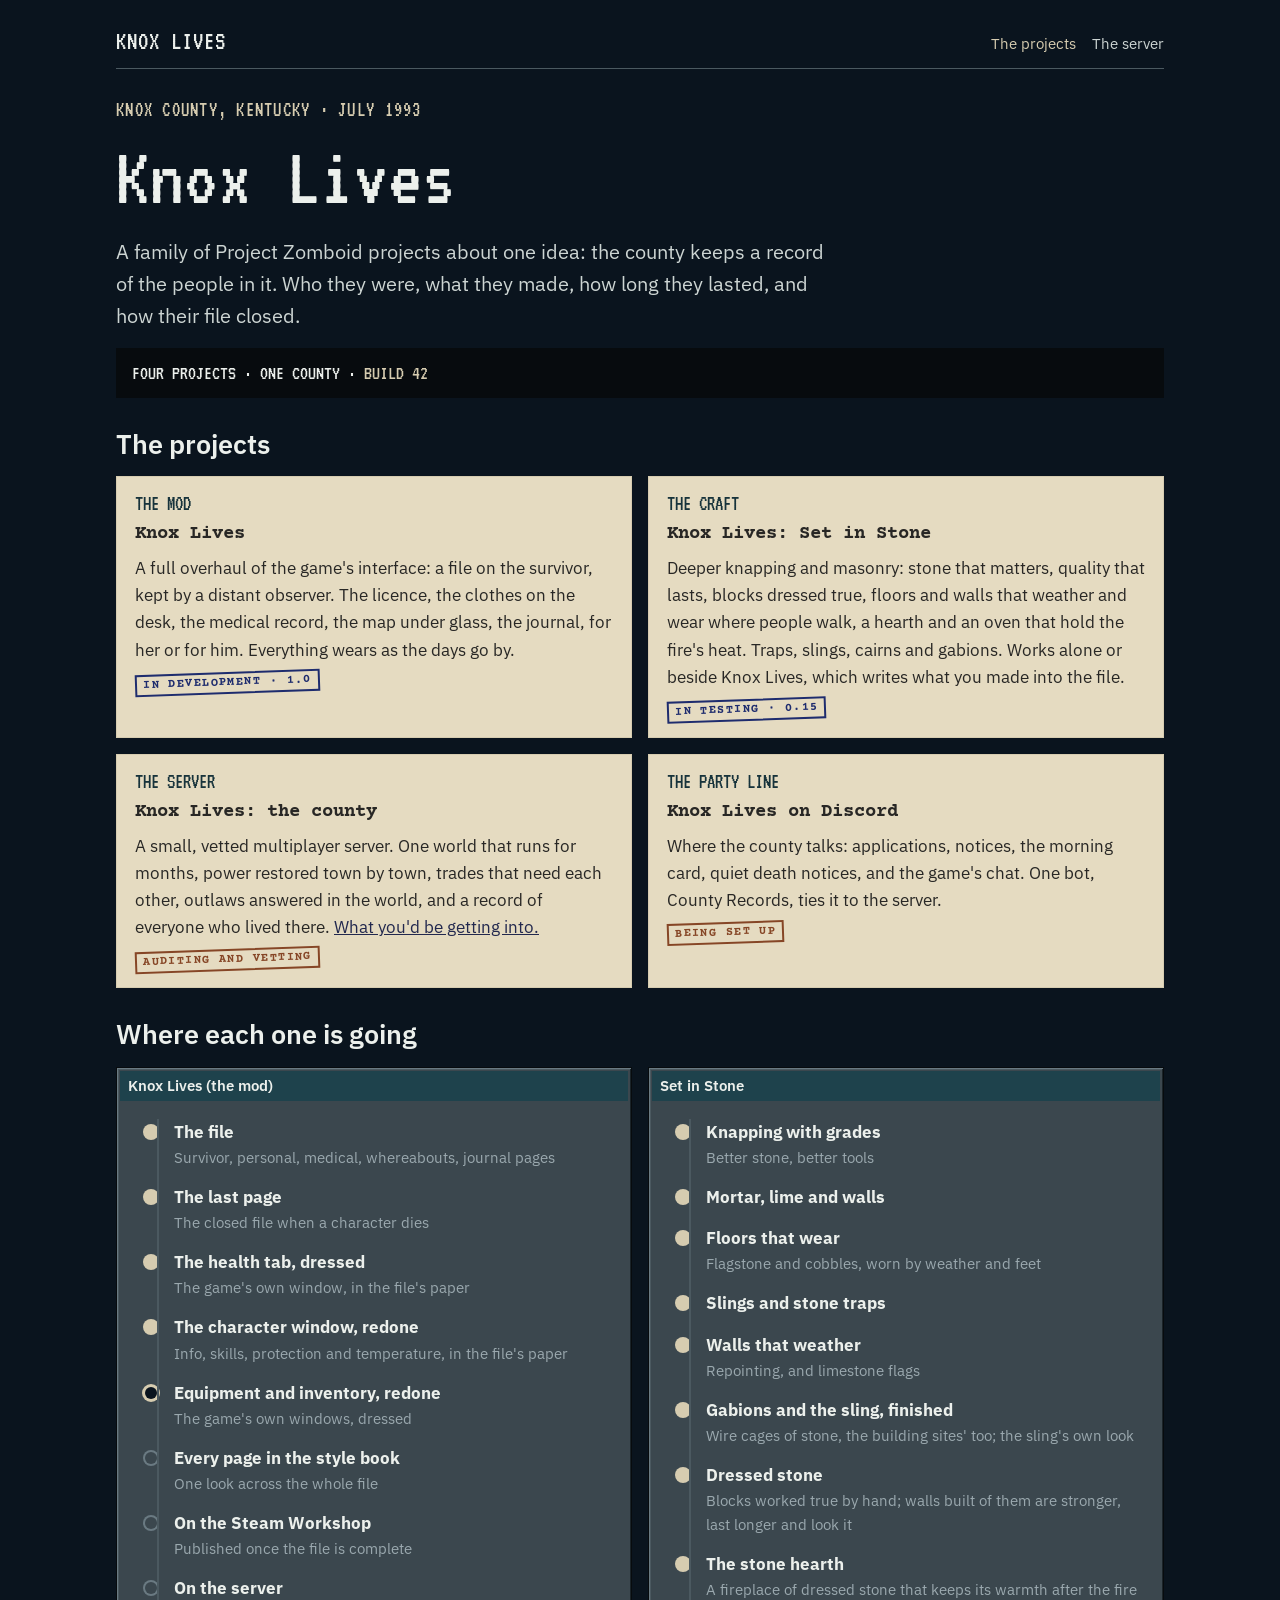
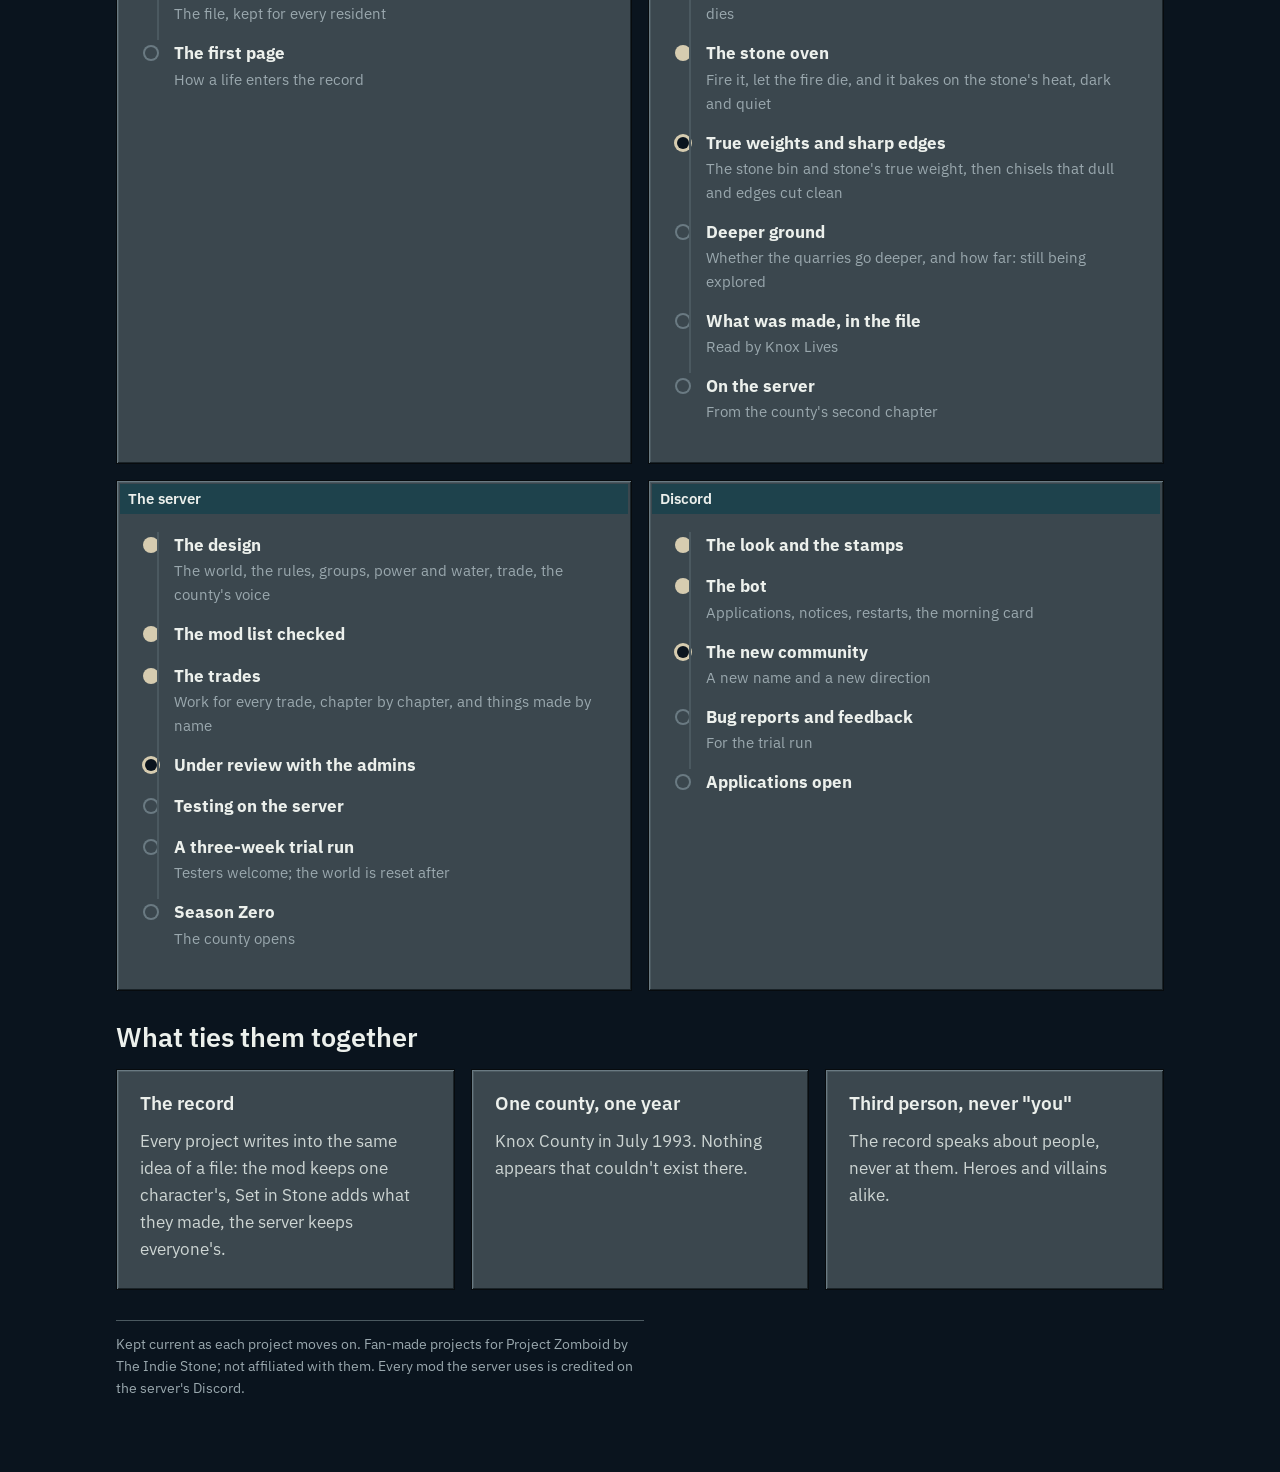
<file: index.html>
<!DOCTYPE html>
<html lang="en">
<head>
<meta charset="UTF-8">
<meta name="robots" content="noindex, nofollow">
<meta name="viewport" content="width=device-width, initial-scale=1, viewport-fit=cover">
<title>Knox Lives</title>
<meta name="description" content="Knox Lives: a Project Zomboid mod, a stone-working mod, and a small vetted server set in Knox County, July 1993. What each is, where it stands, and what comes next.">
<link rel="preconnect" href="https://fonts.googleapis.com">
<link rel="stylesheet" href="https://fonts.googleapis.com/css2?family=IBM+Plex+Sans:wght@400;600&family=Courier+Prime:wght@400;700&family=VT323&family=Reenie+Beanie&display=swap">
<link rel="stylesheet" href="hub.css">
</head>
<body>
<div class="desk">
  <header class="top"><b>KNOX LIVES</b>
    <nav aria-label="Knox Lives"><a href="index.html" aria-current="page">The projects</a><a href="server.html">The server</a></nav>
  </header>

  <section>
    <p class="eyebrow">Knox County, Kentucky · July 1993</p>
    <h1>Knox Lives</h1>
    <p class="lede">A family of Project Zomboid projects about one idea: the county keeps a record of the people in it. Who they were, what they made, how long they lasted, and how their file closed.</p>
    <div class="term">FOUR PROJECTS · ONE COUNTY · <i>BUILD 42</i></div>
  </section>

  <section aria-labelledby="p">
    <h2 id="p">The projects</h2>
    <div class="grid two">
      <article class="paper"><span class="k">THE MOD</span><h3>Knox Lives</h3>
        <p>A full overhaul of the game's interface: a file on the survivor, kept by a distant observer. The licence, the clothes on the desk, the medical record, the map under glass, the journal, for her or for him. Everything wears as the days go by.</p>
        <span class="stamp navy">in development · 1.0</span></article>
      <article class="paper"><span class="k">THE CRAFT</span><h3>Knox Lives: Set in Stone</h3>
        <p>Deeper knapping and masonry: stone that matters, quality that lasts, blocks dressed true, floors and walls that weather and wear where people walk, a hearth and an oven that hold the fire's heat. Traps, slings, cairns and gabions. Works alone or beside Knox Lives, which writes what you made into the file.</p>
        <span class="stamp navy">in testing · 0.15</span></article>
      <article class="paper"><span class="k">THE SERVER</span><h3>Knox Lives: the county</h3>
        <p>A small, vetted multiplayer server. One world that runs for months, power restored town by town, trades that need each other, outlaws answered in the world, and a record of everyone who lived there. <a href="server.html">What you'd be getting into.</a></p>
        <span class="stamp sun">auditing and vetting</span></article>
      <article class="paper"><span class="k">THE PARTY LINE</span><h3>Knox Lives on Discord</h3>
        <p>Where the county talks: applications, notices, the morning card, quiet death notices, and the game's chat. One bot, County Records, ties it to the server.</p>
        <span class="stamp sun">being set up</span></article>
    </div>
  </section>

  <section aria-labelledby="r">
    <h2 id="r">Where each one is going</h2>
    <div class="grid two">
      <div class="win"><div class="tb">Knox Lives (the mod)</div><div class="wb"><ol class="road">
        <li class="done"><div><b>The file</b><span>Survivor, personal, medical, whereabouts, journal pages</span></div></li>
        <li class="done"><div><b>The last page</b><span>The closed file when a character dies</span></div></li>
        <li class="done"><div><b>The health tab, dressed</b><span>The game's own window, in the file's paper</span></div></li>
        <li class="done"><div><b>The character window, redone</b><span>Info, skills, protection and temperature, in the file's paper</span></div></li>
        <li class="now"><div><b>Equipment and inventory, redone</b><span>The game's own windows, dressed</span></div></li>
        <li><div><b>Every page in the style book</b><span>One look across the whole file</span></div></li>
        <li><div><b>On the Steam Workshop</b><span>Published once the file is complete</span></div></li>
        <li><div><b>On the server</b><span>The file, kept for every resident</span></div></li>
        <li><div><b>The first page</b><span>How a life enters the record</span></div></li>
      </ol></div></div>
      <div class="win"><div class="tb">Set in Stone</div><div class="wb"><ol class="road">
        <li class="done"><div><b>Knapping with grades</b><span>Better stone, better tools</span></div></li>
        <li class="done"><div><b>Mortar, lime and walls</b></div></li>
        <li class="done"><div><b>Floors that wear</b><span>Flagstone and cobbles, worn by weather and feet</span></div></li>
        <li class="done"><div><b>Slings and stone traps</b></div></li>
        <li class="done"><div><b>Walls that weather</b><span>Repointing, and limestone flags</span></div></li>
        <li class="done"><div><b>Gabions and the sling, finished</b><span>Wire cages of stone, the building sites' too; the sling's own look</span></div></li>
        <li class="done"><div><b>Dressed stone</b><span>Blocks worked true by hand; walls built of them are stronger, last longer and look it</span></div></li>
        <li class="done"><div><b>The stone hearth</b><span>A fireplace of dressed stone that keeps its warmth after the fire dies</span></div></li>
        <li class="done"><div><b>The stone oven</b><span>Fire it, let the fire die, and it bakes on the stone's heat, dark and quiet</span></div></li>
        <li class="now"><div><b>True weights and sharp edges</b><span>The stone bin and stone's true weight, then chisels that dull and edges cut clean</span></div></li>
        <li><div><b>Deeper ground</b><span>Whether the quarries go deeper, and how far: still being explored</span></div></li>
        <li><div><b>What was made, in the file</b><span>Read by Knox Lives</span></div></li>
        <li><div><b>On the server</b><span>From the county's second chapter</span></div></li>
      </ol></div></div>
      <div class="win"><div class="tb">The server</div><div class="wb"><ol class="road">
        <li class="done"><div><b>The design</b><span>The world, the rules, groups, power and water, trade, the county's voice</span></div></li>
        <li class="done"><div><b>The mod list checked</b></div></li>
        <li class="done"><div><b>The trades</b><span>Work for every trade, chapter by chapter, and things made by name</span></div></li>
        <li class="now"><div><b>Under review with the admins</b></div></li>
        <li><div><b>Testing on the server</b></div></li>
        <li><div><b>A three-week trial run</b><span>Testers welcome; the world is reset after</span></div></li>
        <li><div><b>Season Zero</b><span>The county opens</span></div></li>
      </ol></div></div>
      <div class="win"><div class="tb">Discord</div><div class="wb"><ol class="road">
        <li class="done"><div><b>The look and the stamps</b></div></li>
        <li class="done"><div><b>The bot</b><span>Applications, notices, restarts, the morning card</span></div></li>
        <li class="now"><div><b>The new community</b><span>A new name and a new direction</span></div></li>
        <li><div><b>Bug reports and feedback</b><span>For the trial run</span></div></li>
        <li><div><b>Applications open</b></div></li>
      </ol></div></div>
    </div>
  </section>

  <section aria-labelledby="w">
    <h2 id="w">What ties them together</h2>
    <div class="grid">
      <div class="win"><div class="wb"><h3>The record</h3><p>Every project writes into the same idea of a file: the mod keeps one character's, Set in Stone adds what they made, the server keeps everyone's.</p></div></div>
      <div class="win"><div class="wb"><h3>One county, one year</h3><p>Knox County in July 1993. Nothing appears that couldn't exist there.</p></div></div>
      <div class="win"><div class="wb"><h3>Third person, never "you"</h3><p>The record speaks about people, never at them. Heroes and villains alike.</p></div></div>
    </div>
  </section>

  <p class="foot">Kept current as each project moves on. Fan-made projects for Project Zomboid by The Indie Stone; not affiliated with them. Every mod the server uses is credited on the server's Discord.</p>
</div>
</body>
</html>
</file>
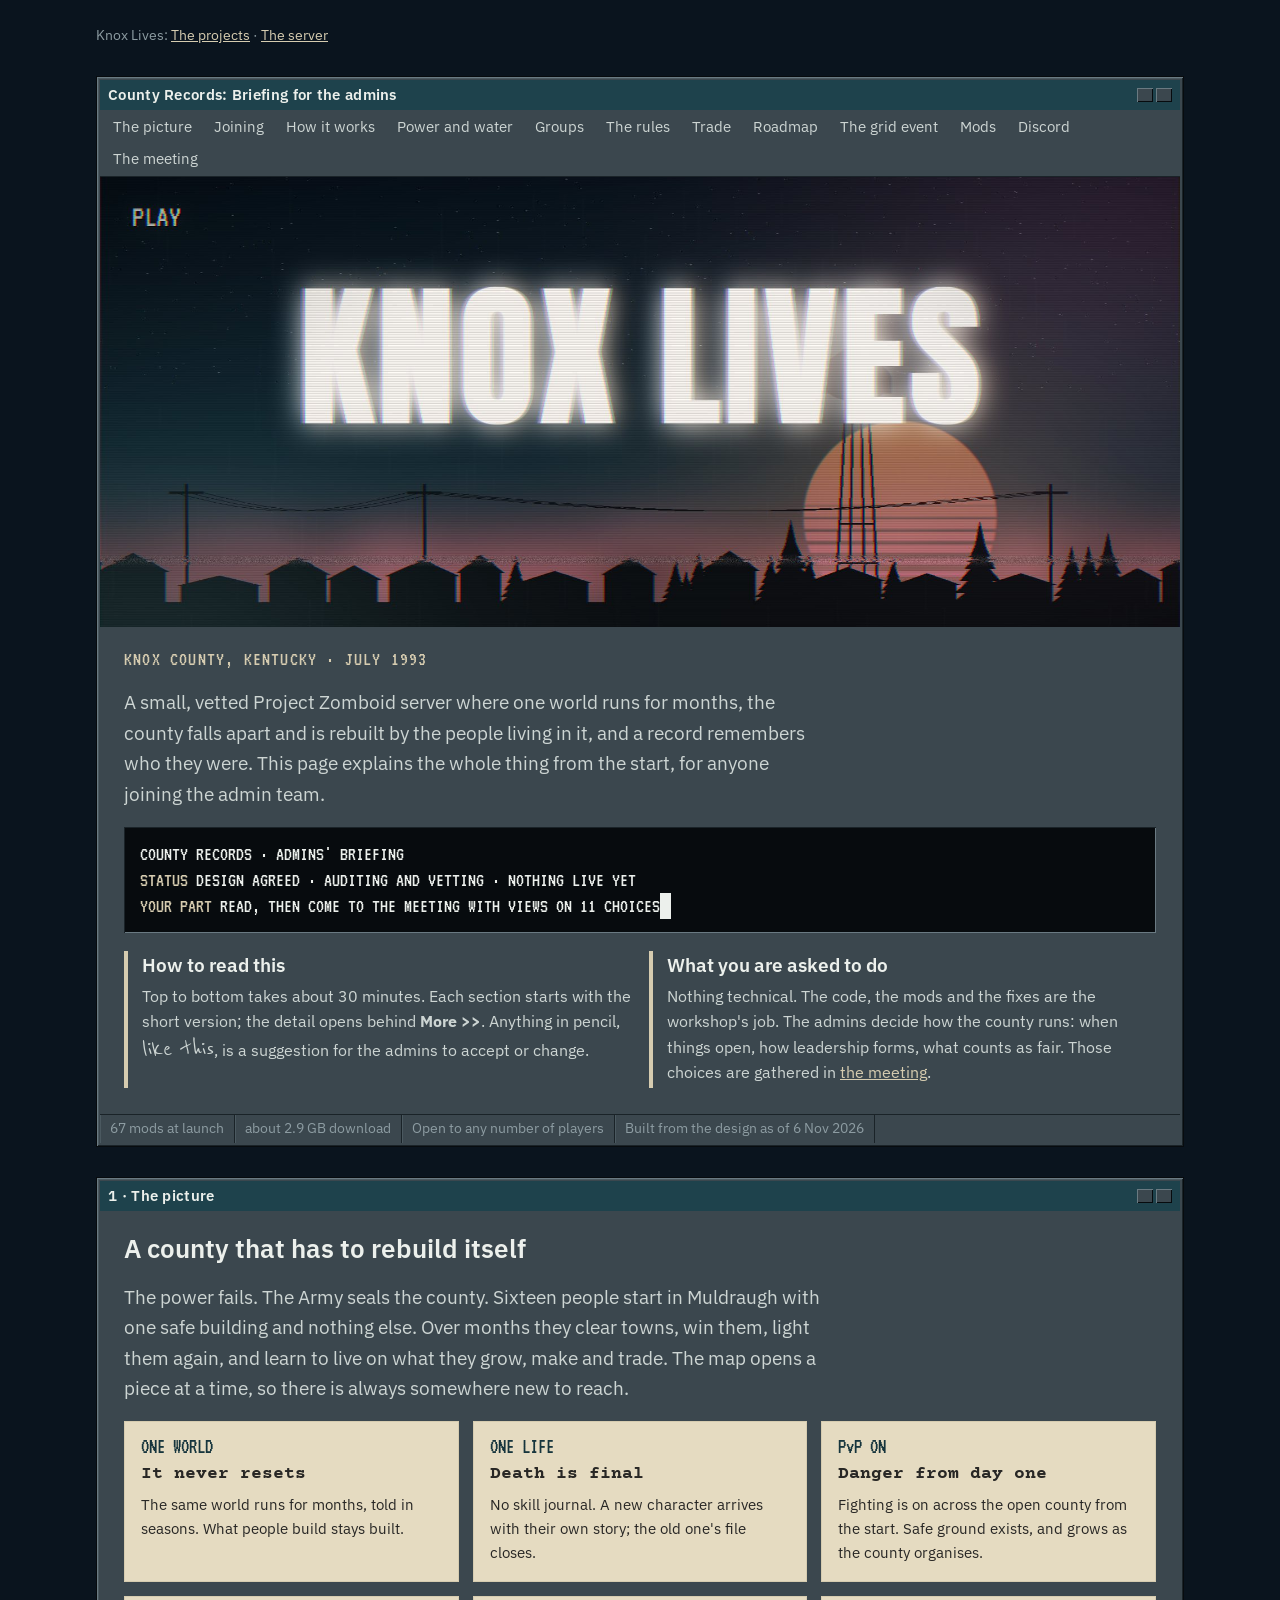
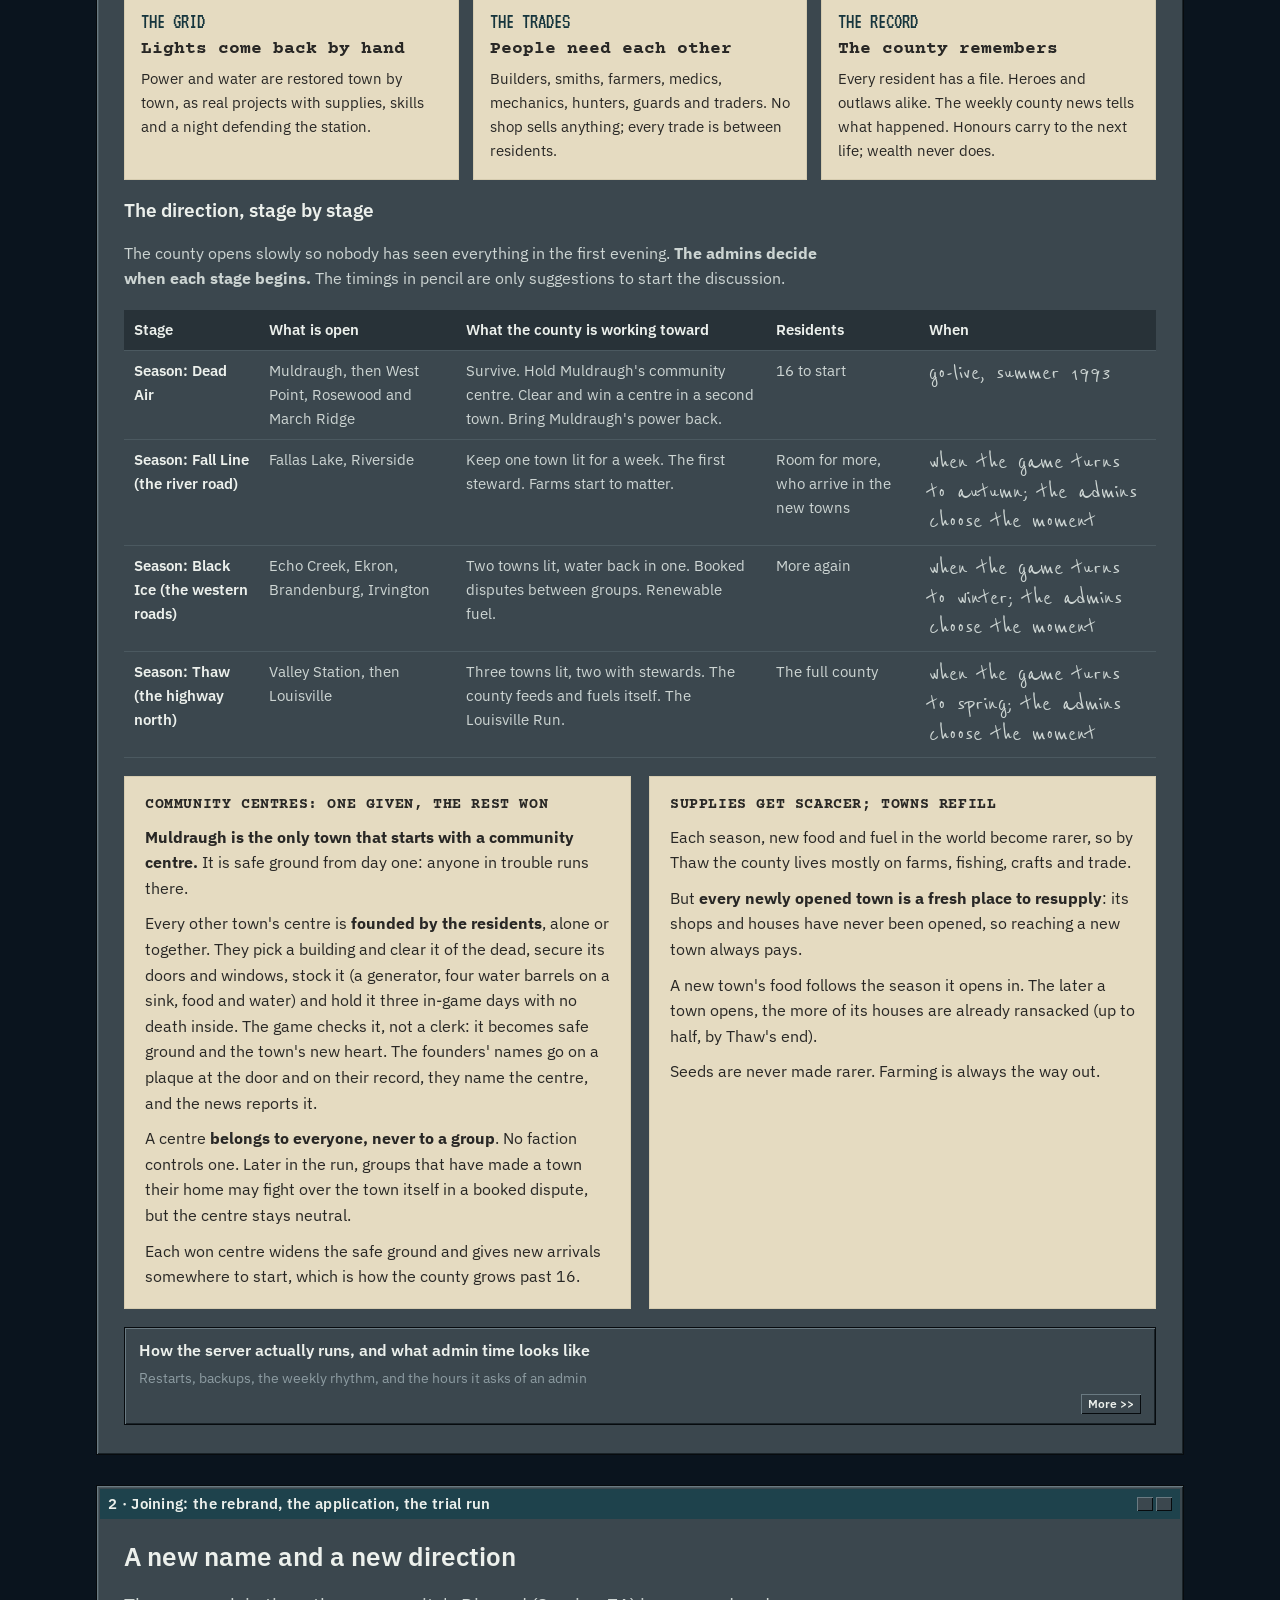
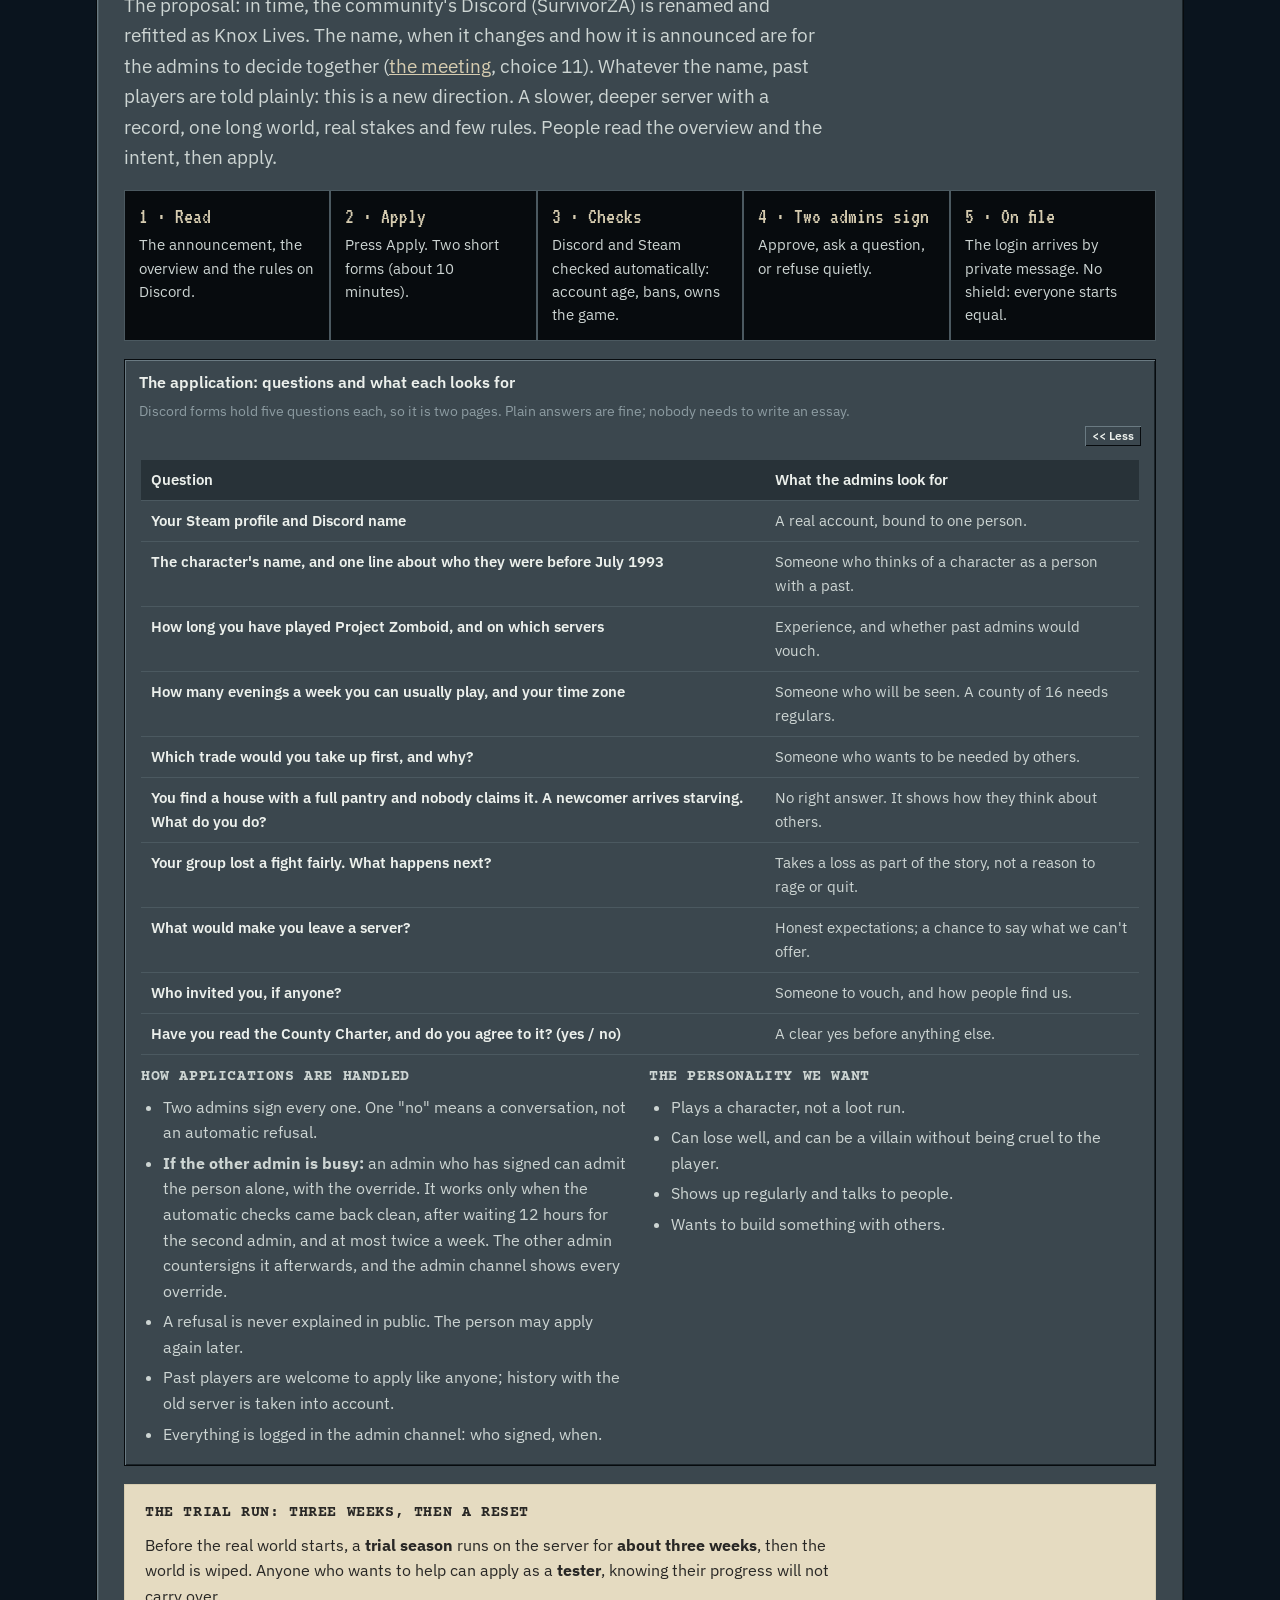
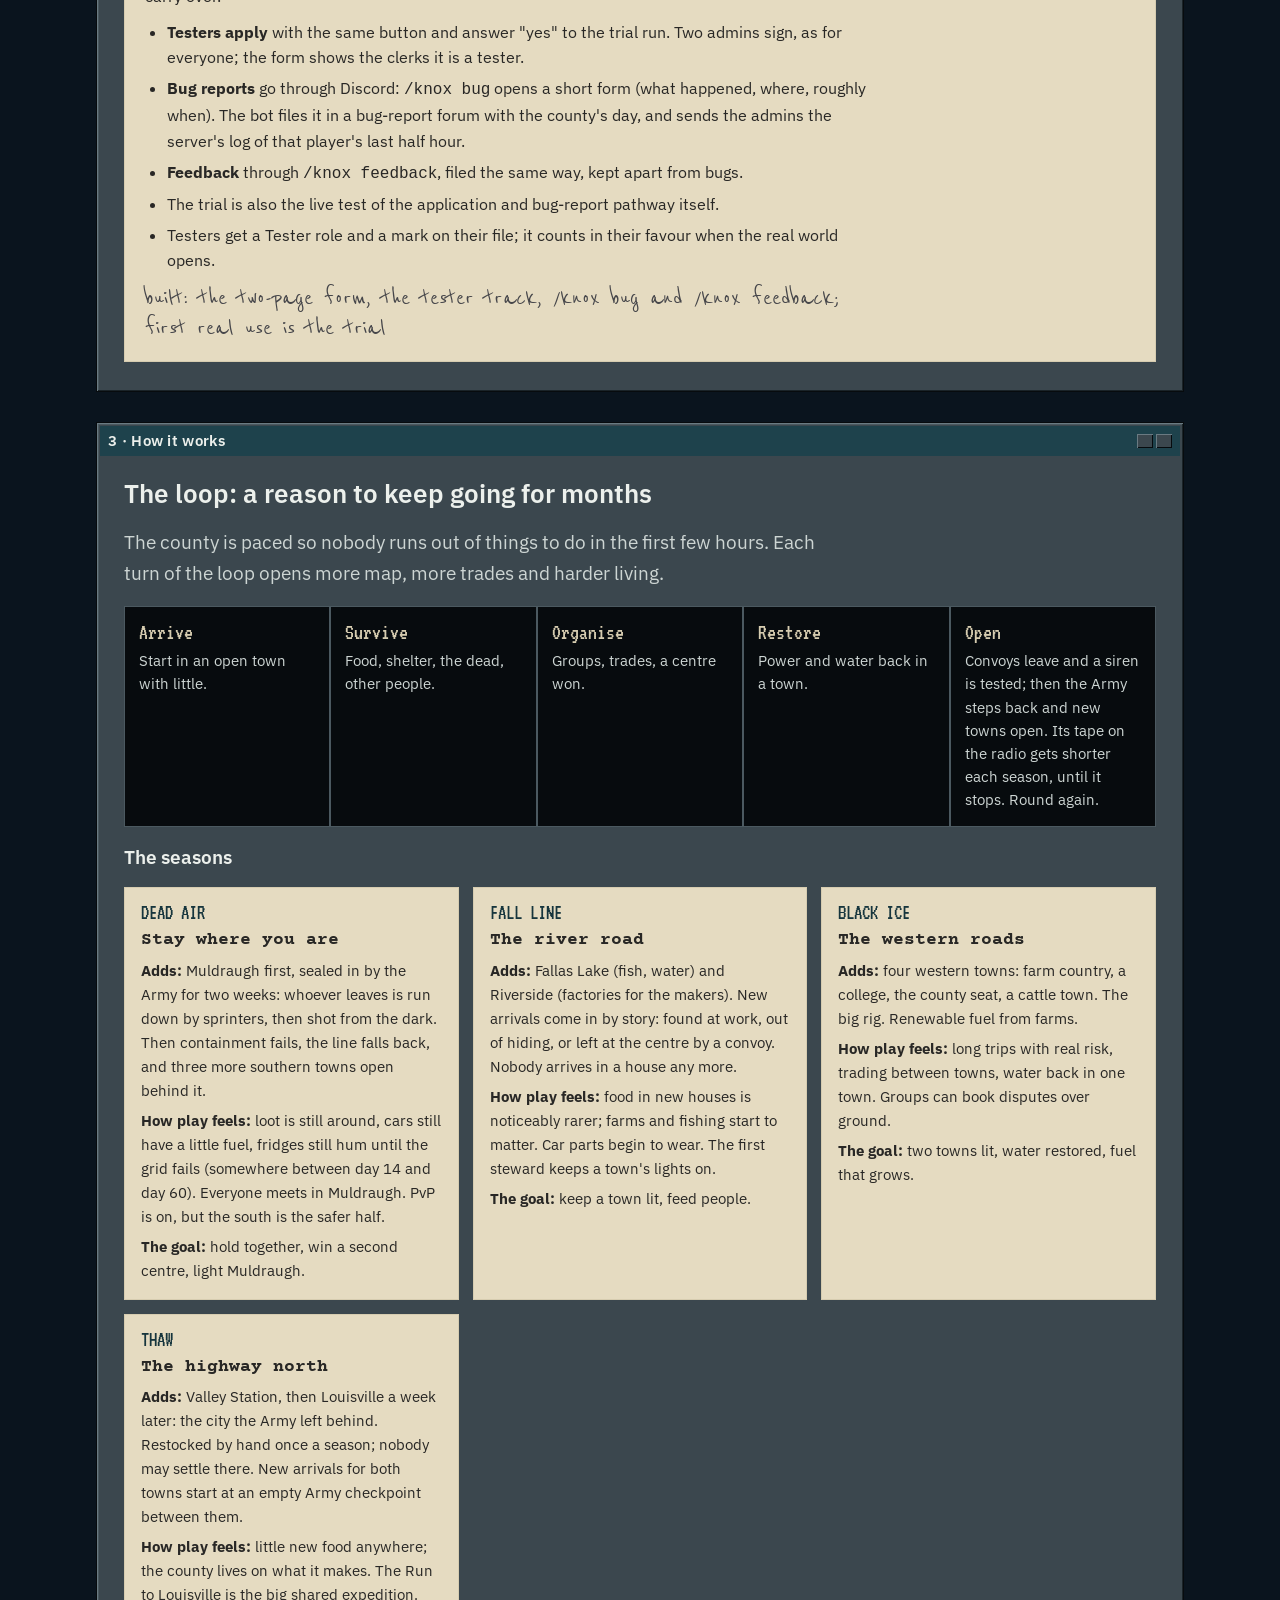
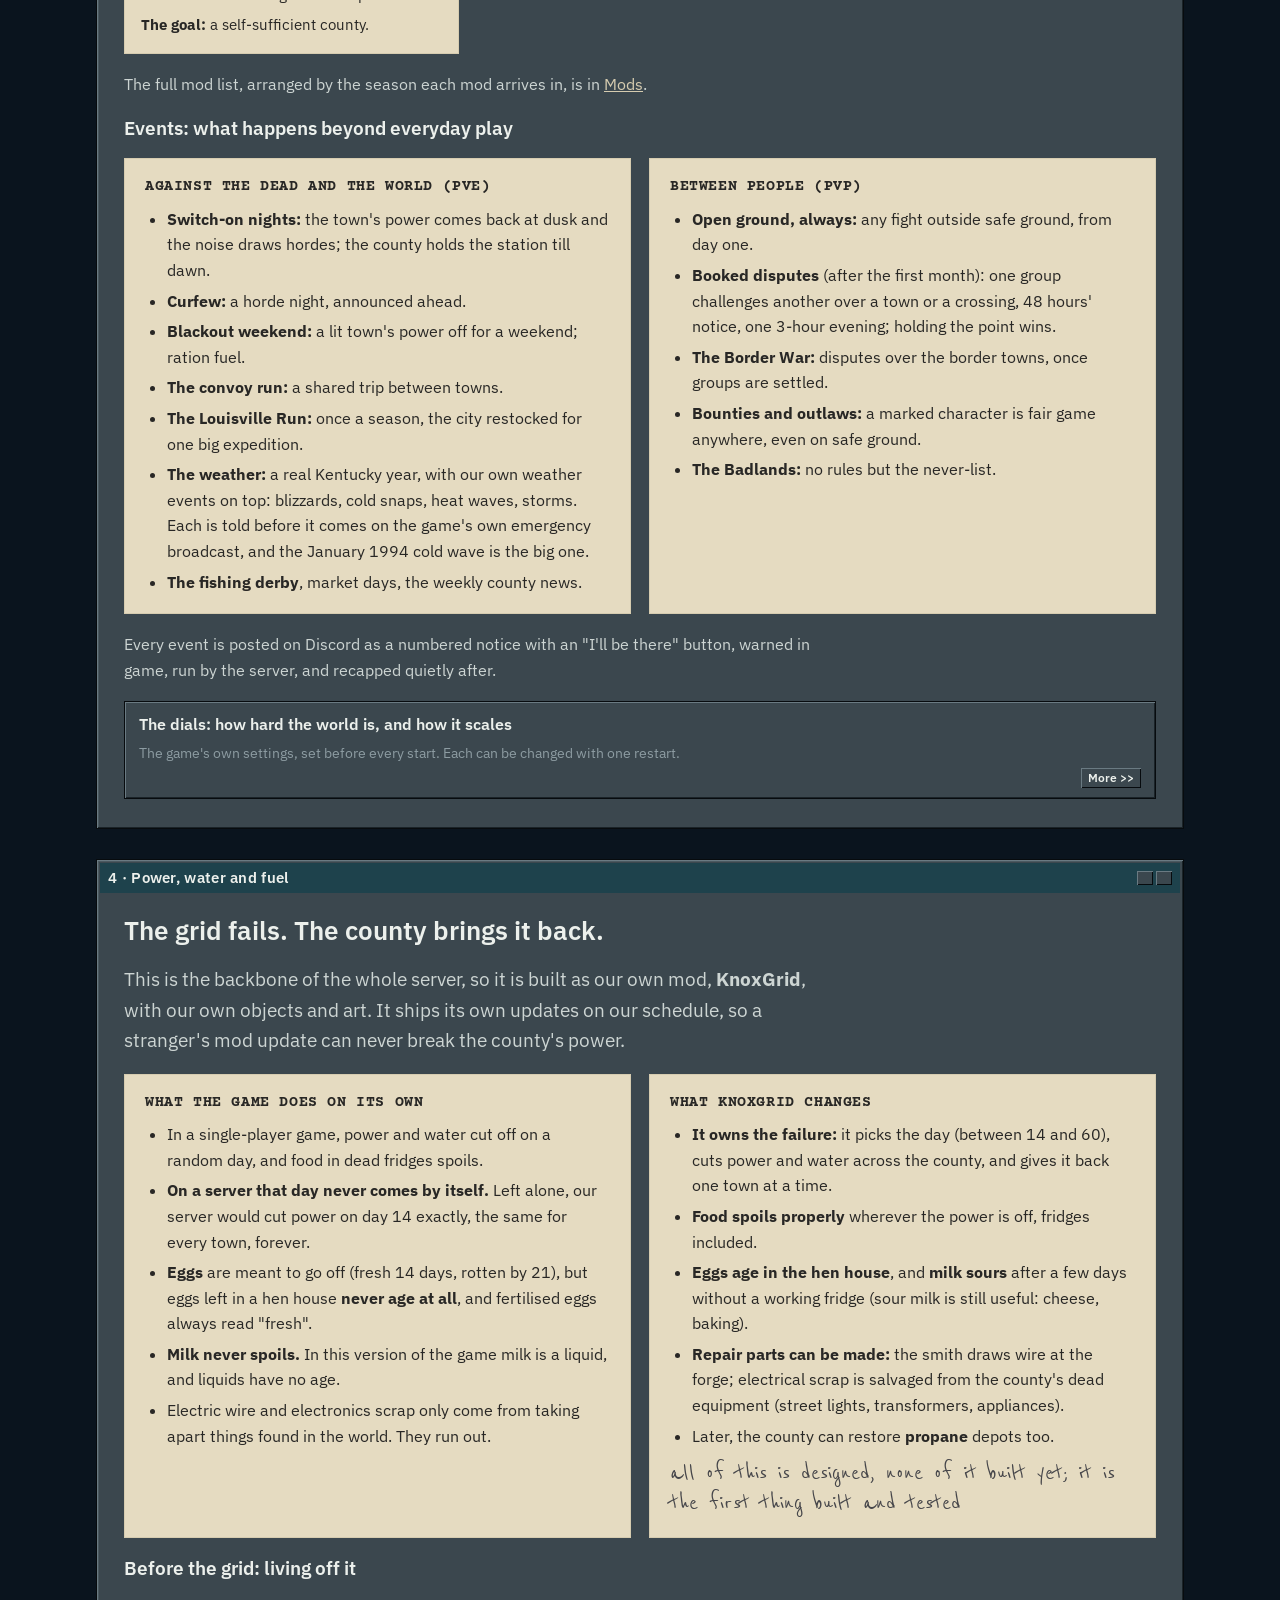
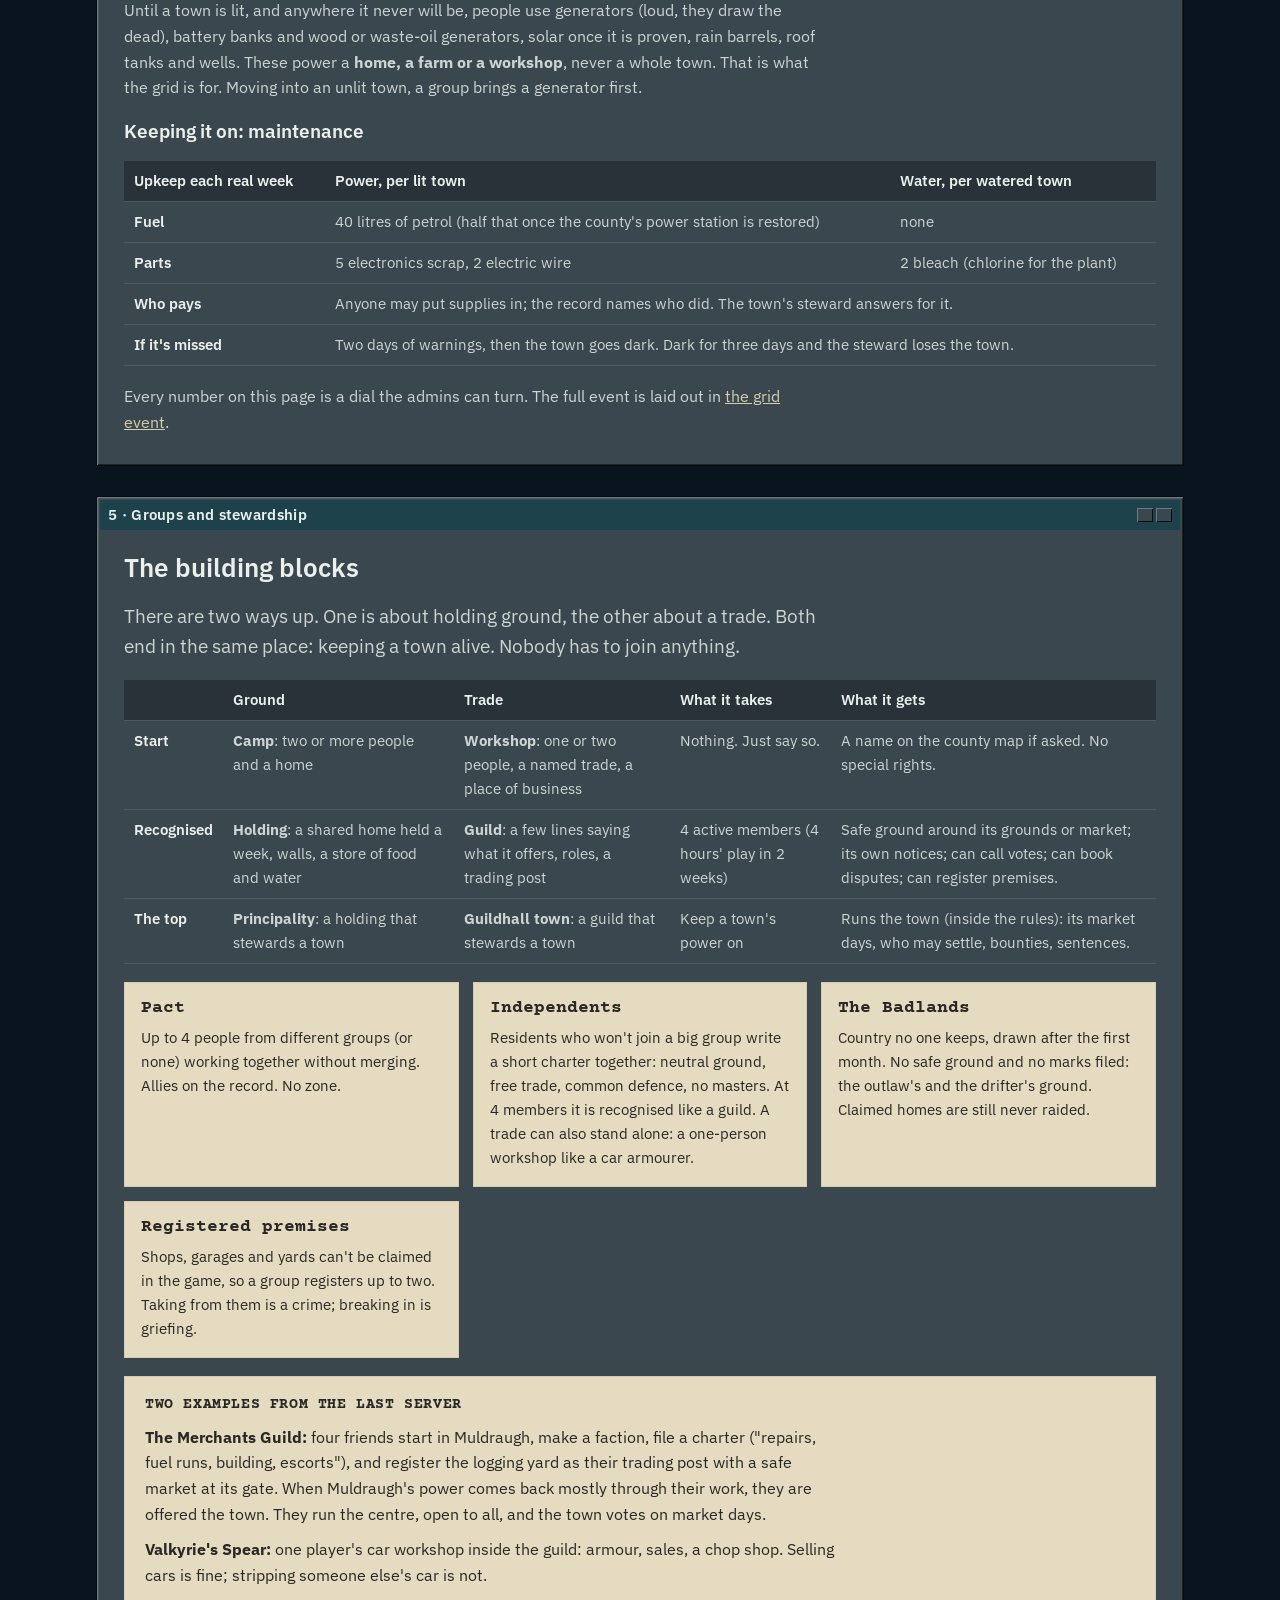
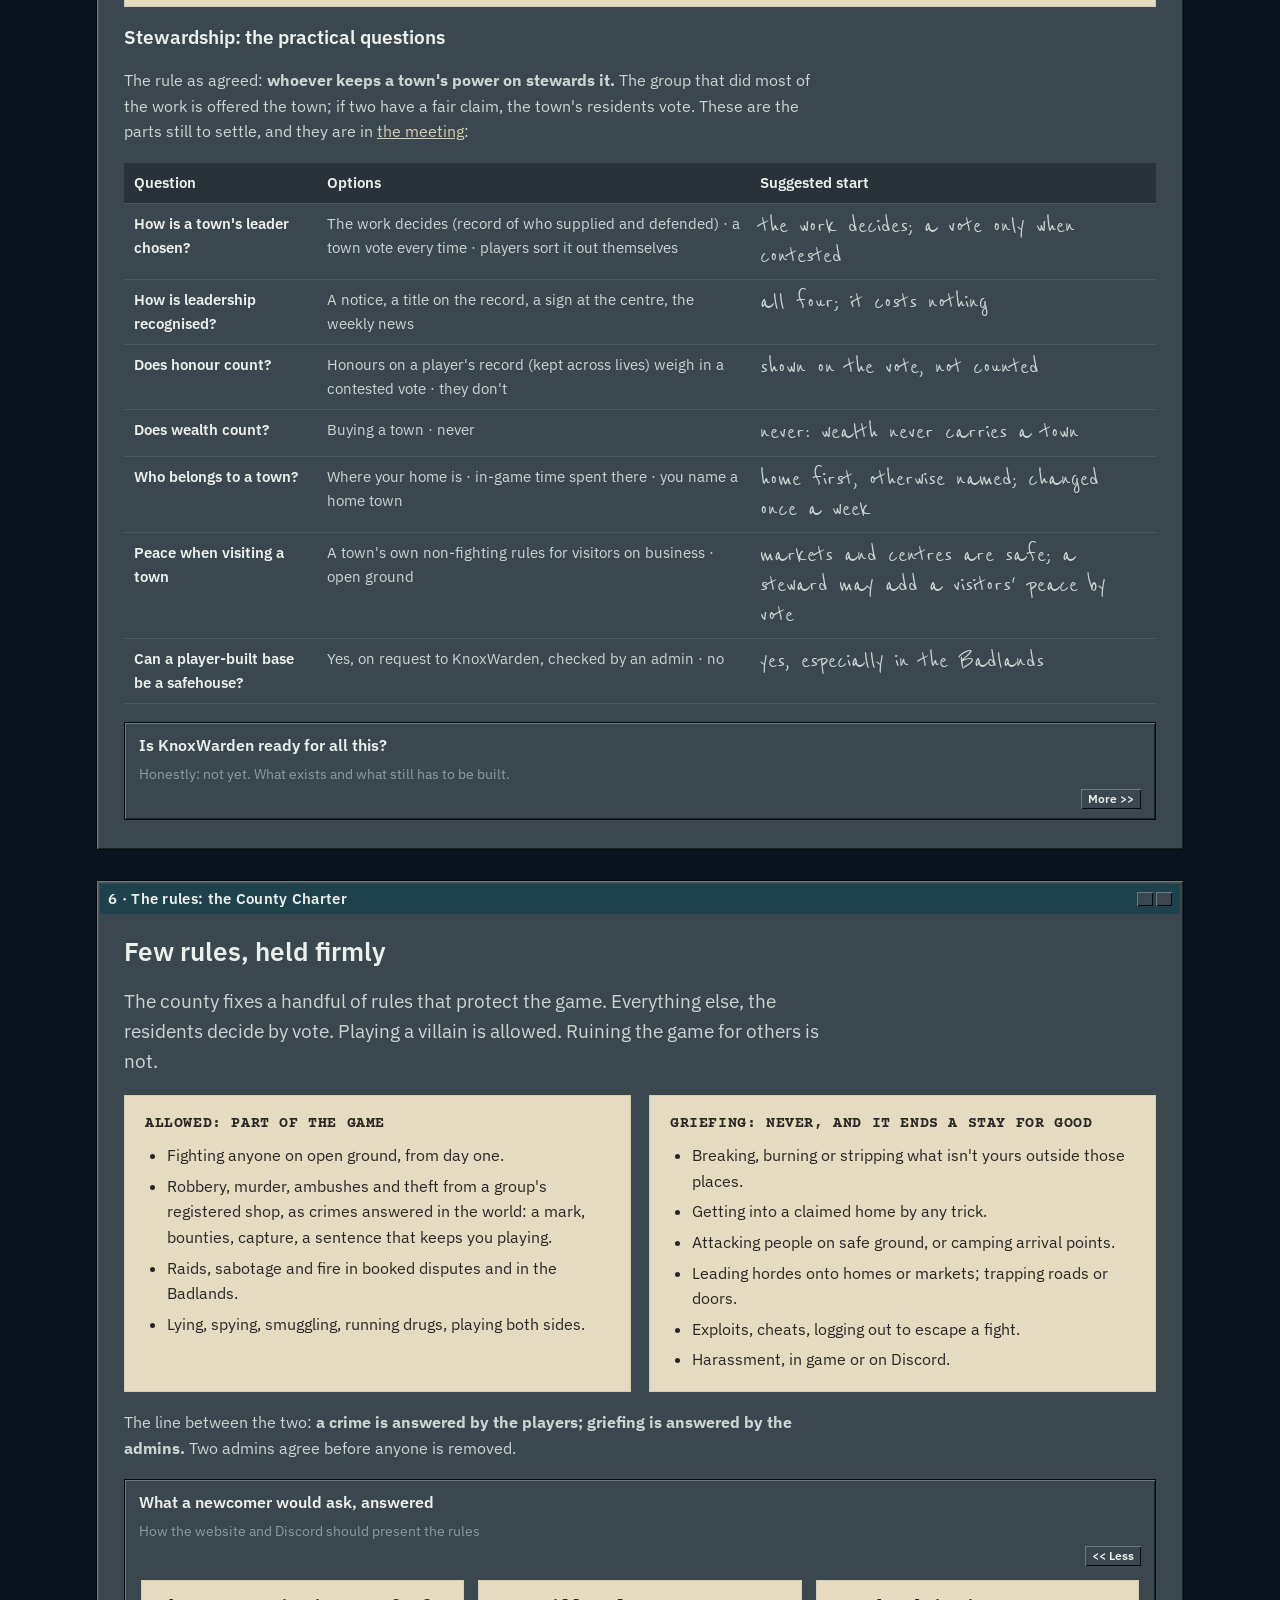
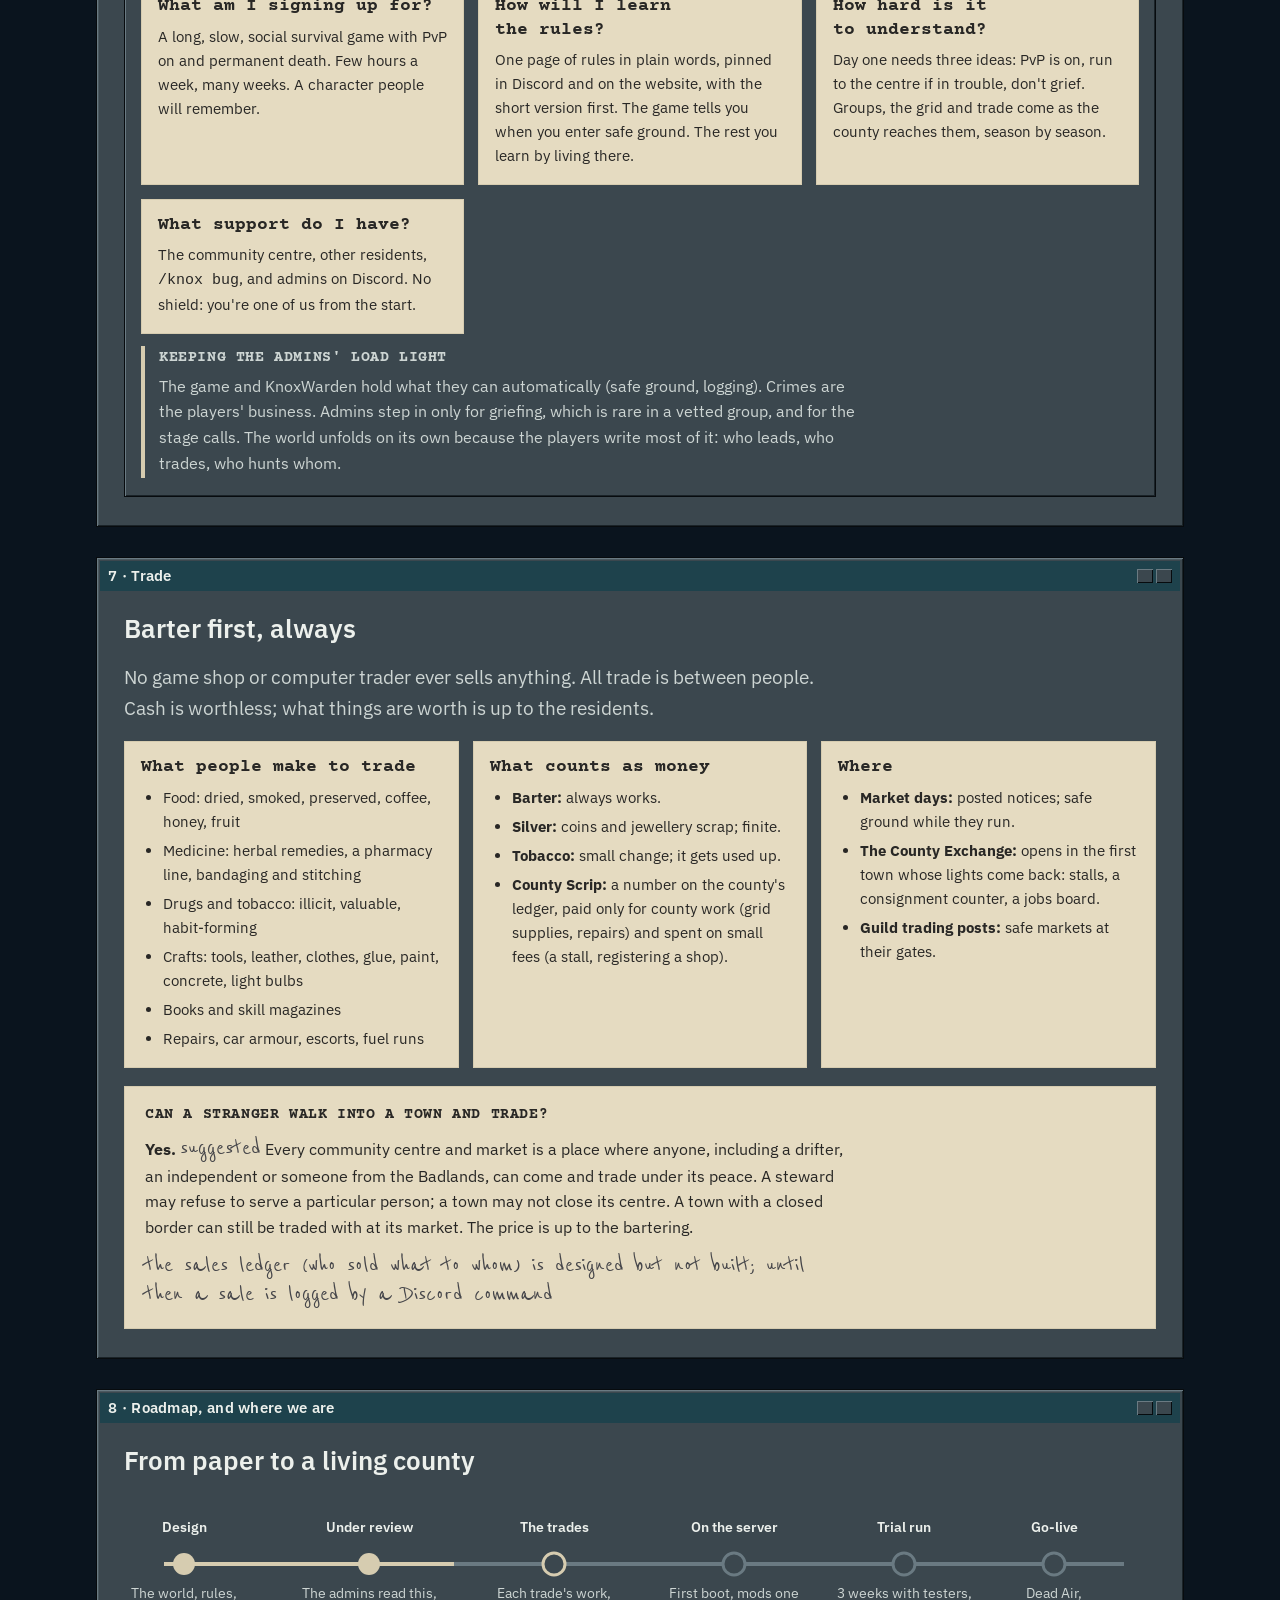
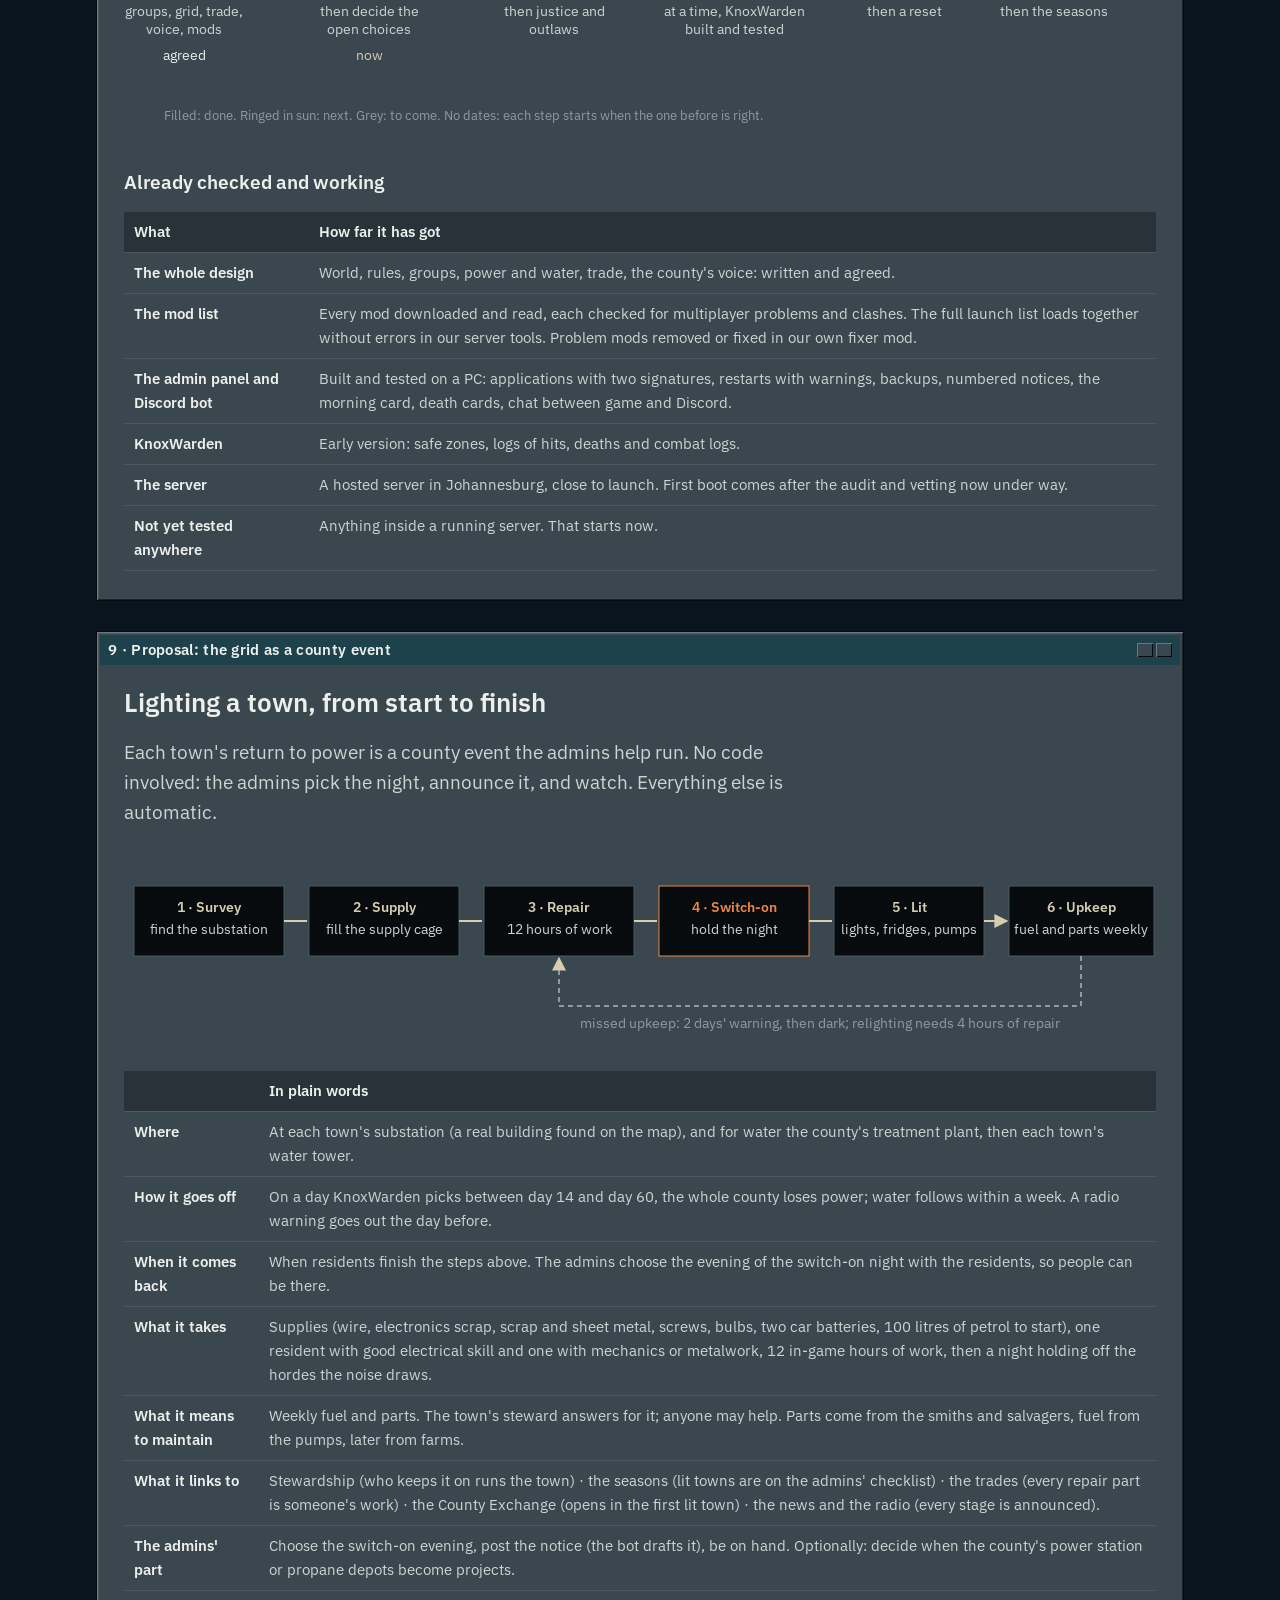
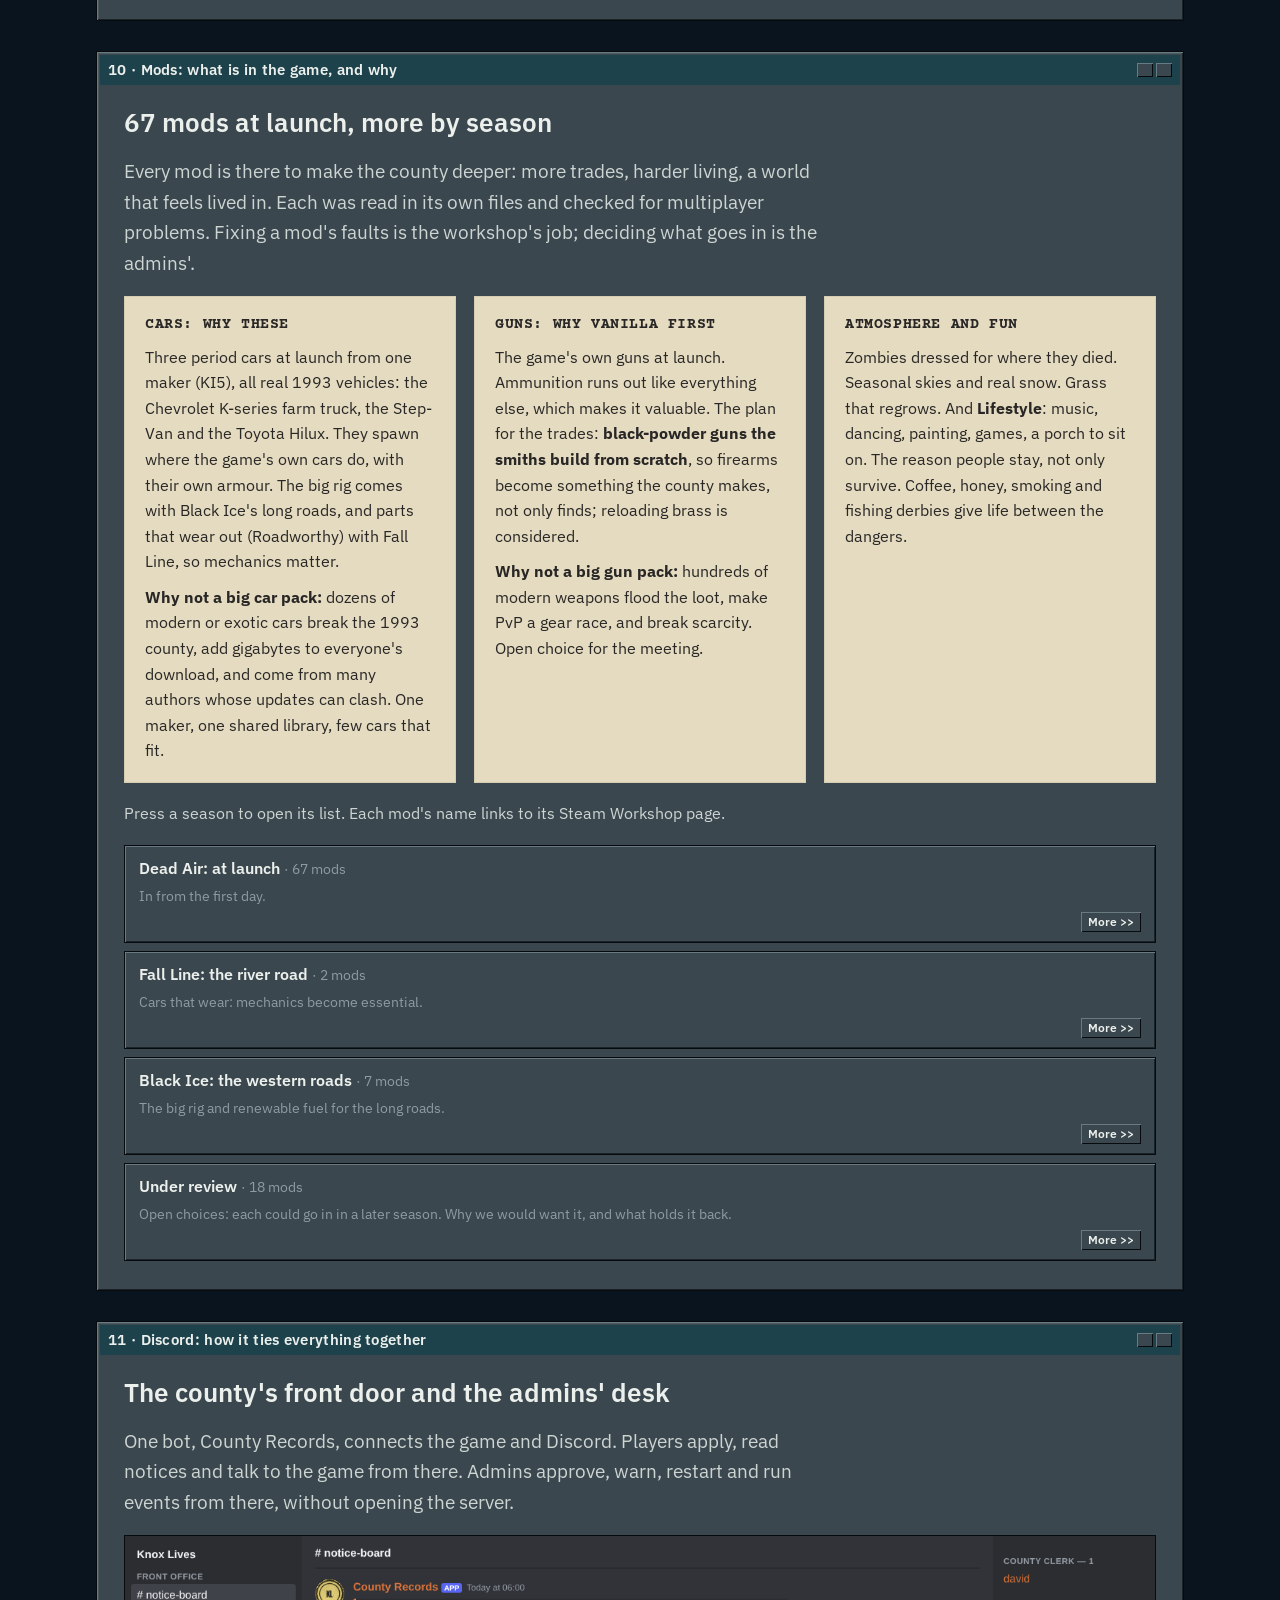
<file: kc-fd1201557399/index.html>
<!DOCTYPE html>
<html lang="en">
<head>
<meta charset="UTF-8">
<meta name="viewport" content="width=device-width, initial-scale=1, viewport-fit=cover">
<meta name="robots" content="noindex, nofollow">
</head>
<body>
<title>Knox Lives Admins' Briefing</title>
<link rel="preconnect" href="https://fonts.googleapis.com">
<link rel="stylesheet" href="https://fonts.googleapis.com/css2?family=IBM+Plex+Sans:ital,wght@0,400;0,600;1,400&family=Courier+Prime:wght@400;700&family=VT323&family=Reenie+Beanie&display=swap">
<style>
/* Layout: the County Machine in the Sign-off scheme (the style book's colours, Record Began C1a's
   materials; agreed 6 Nov). A night desktop; cabinet-steel windows with the set's teal title bars hold each section; cream paper cards are the brightest
   thing on screen; a clerk's pencil (Reenie Beanie) marks what is only a suggestion; sodium only for
   what is not built yet. Deliberately one dark look: the records room at night. */
:root{
  color-scheme: dark;
  --night:#0A141E; --face:#3B474E; --hi:#6A7A82; --lt:#4B5960; --shadow:#1A2328; --dark:#070B0E;
  --title:#1E424C; --title-deep:#16353D; --title-off:#283238;
  --glow:#ECF0EC; --text:#CDD5D3; --mute:#8D9CA2; --sun:#D6CCB0;
  --loud:#EE8642; --loud-dark:#EE8642; --ok:#ECF0EC;
  --paper:#E5DBC1; --paper-2:#D6CCB0; --ink:#282725; --ballpoint:#22284E; --pencil:#46464A; --stamp:#1E2C6E; --violet:#6A4A9A;
  --ui:"IBM Plex Sans", Arial, sans-serif; --typed:"Courier Prime", "Courier New", monospace;
  --term:"VT323", "Courier New", monospace; --hand:"Reenie Beanie", "Comic Sans MS", cursive;
}
*{box-sizing:border-box}
body{background:var(--night);color:var(--text);font:16px/1.6 var(--ui);margin:0}
.desk{max-width:1120px;margin:0 auto;padding-block:24px 72px;padding-left:max(16px, env(safe-area-inset-left, 0px));padding-right:max(16px, env(safe-area-inset-right, 0px));display:flex;flex-direction:column;gap:30px}
a{color:#D6CCB0}
a:focus-visible, summary:focus-visible, button:focus-visible{outline:1px dotted var(--glow);outline-offset:2px}
/* windows */
.win{background:var(--face);border:1px solid var(--dark);box-shadow:inset 1px 1px 0 var(--hi), inset -1px -1px 0 var(--shadow), inset 2px 2px 0 var(--lt);padding:3px;min-width:0;scroll-margin-top:12px}
.tb{background:var(--title);color:var(--glow);font-weight:600;font-size:15px;padding:3px 8px;display:flex;justify-content:space-between;align-items:center;gap:12px;letter-spacing:.02em}
.tb .ctl{display:flex;gap:3px}
.tb .ctl span{width:16px;height:14px;background:var(--face);box-shadow:inset 1px 1px 0 var(--hi), inset -1px -1px 0 var(--dark);display:inline-block}
.hero{display:block;width:100%;max-width:100%;height:auto;aspect-ratio:1920/800;object-fit:cover;background:var(--dark)}
.sr{position:absolute;width:1px;height:1px;overflow:hidden;clip:rect(0 0 0 0);white-space:nowrap}
.wb{padding:22px 24px 26px;display:flex;flex-direction:column;gap:18px;min-width:0}
.menu{display:flex;flex-wrap:wrap;gap:2px 4px;padding:2px 4px;border-bottom:1px solid var(--shadow)}
.menu a{color:var(--text);text-decoration:none;padding:3px 9px;font-size:15px}
.menu a:hover,.menu a:focus-visible{background:var(--title-deep);color:var(--glow)}
.status{display:flex;flex-wrap:wrap;border-top:1px solid var(--shadow);font-size:13.5px;color:var(--mute)}
.status span{padding:3px 10px;border-right:1px solid var(--shadow);box-shadow:inset 1px 0 0 var(--lt)}
h1{font:400 clamp(44px,7vw,74px)/1 var(--term);color:var(--glow);margin:0;text-wrap:balance}
h2{font:600 26px/1.2 var(--ui);color:var(--glow);margin:0;text-wrap:balance}
h3{font:600 19px/1.3 var(--ui);color:var(--glow);margin:0;text-wrap:balance}
h4{font:700 15px/1.3 var(--typed);margin:0;letter-spacing:.04em;text-transform:uppercase}
.lede{font-size:19px;max-width:64ch;margin:0}
.eyebrow{font:400 20px/1 var(--term);color:var(--sun);letter-spacing:.06em;text-transform:uppercase;margin:0}
p{margin:0;max-width:70ch}
ul,ol{margin:0;padding-left:22px} li+li{margin-top:5px} li{max-width:72ch}
.term{background:var(--dark);color:var(--glow);font:20px/1.3 var(--term);padding:14px 16px;box-shadow:inset 1px 1px 0 var(--shadow), inset -1px -1px 0 var(--hi)}
.term .c{color:var(--sun)}
.cursor{display:inline-block;width:.55em;background:var(--glow);animation:blink 1.1s steps(1) infinite}
@keyframes blink{50%{opacity:0}}
@media (prefers-reduced-motion: reduce){.cursor{animation:none}}
/* paper */
.paper{background:var(--paper);color:var(--ink);padding:18px 20px;border:1px solid var(--paper-2);min-width:0;display:flex;flex-direction:column;gap:10px}
.paper h3,.paper h4{color:var(--ink)}
.paper a{color:var(--ballpoint)}
.cards{display:grid;grid-template-columns:repeat(auto-fit,minmax(250px,1fr));gap:14px}
.card-p{background:var(--paper);color:var(--ink);padding:14px 16px 16px;border:1px solid var(--paper-2);display:flex;flex-direction:column;gap:6px;min-width:0}
.card-p h3{color:var(--ink);font-family:var(--typed);font-size:18px}
.card-p p,.card-p li{font-size:15px}
.card-p .k{font:400 21px/1 var(--term);color:var(--title-deep)}
.pencil{font:400 27px/1.1 var(--hand);color:var(--pencil)}
.onslate .pencil,.pencil.dark{color:#CDD5D3}
/* stamps: always words */
.stamp{display:inline-block;font:700 12px/1 var(--typed);letter-spacing:.12em;text-transform:uppercase;padding:3px 6px;border:2px solid currentColor;transform:rotate(-2deg);white-space:nowrap}
.stamp.navy{color:var(--stamp)} .stamp.violet{color:var(--violet)} .stamp.pencil{color:var(--pencil);font-family:var(--typed);font-size:12px} .stamp.loud{color:#864626}
.onslate .stamp.navy,.win .stamp.navy{color:#AEB9BC} .win .stamp.loud{color:var(--loud-dark)} .win .stamp.ok{color:var(--ok)} .win .stamp.pencil{color:var(--mute)}
.paper .stamp.navy,.card-p .stamp.navy{color:var(--stamp)} .paper .stamp.loud,.card-p .stamp.loud{color:#864626} .card-p .stamp.ok,.paper .stamp.ok{color:#40808A}
/* tables */
.tw{overflow-x:auto;max-width:100%}
table{border-collapse:collapse;width:100%;font-size:15px}
th,td{text-align:left;vertical-align:top;padding:8px 10px;border-bottom:1px solid var(--lt)}
th{color:var(--glow);font-weight:600;background:var(--title-off)}
.paper th,.paper td{border-bottom:1px solid #CDBF9C}
.paper th{background:var(--paper-2);color:var(--ink)}
td:first-child{font-weight:600;color:var(--glow)} .paper td:first-child{color:var(--ink)}
/* flow */
.flow{display:grid;grid-template-columns:repeat(auto-fit,minmax(160px,1fr));gap:0}
.flow .st{padding:14px;background:var(--dark);border:1px solid var(--lt);display:flex;flex-direction:column;gap:6px}
.flow .st b{font:400 22px/1 var(--term);color:var(--sun)}
.flow .st p{font-size:14.5px}
.split{display:grid;grid-template-columns:repeat(auto-fit,minmax(300px,1fr));gap:18px}
.split>*{min-width:0}
.note{border-left:4px solid var(--sun);padding:2px 0 2px 14px;display:flex;flex-direction:column;gap:6px}
.loudline{border-left:4px solid var(--loud-dark);padding:2px 0 2px 14px;display:flex;flex-direction:column;gap:6px}
figure{margin:0;display:flex;flex-direction:column;gap:8px}
figure img{display:block;width:100%;height:auto;border:1px solid var(--dark)}
figcaption{font-size:14px;color:var(--mute)}
.svgw{overflow-x:auto;max-width:100%}
svg text{font-family:var(--ui)}
/* details */
details>summary{cursor:pointer;list-style:none}
details>summary::-webkit-details-marker{display:none}
details.card{background:var(--face);border:1px solid var(--dark);box-shadow:inset 1px 1px 0 var(--hi), inset -1px -1px 0 var(--shadow)}
details.card>summary{padding:10px 14px;display:flex;flex-wrap:wrap;gap:4px 14px;align-items:baseline}
details.card>summary::before{content:"More >>";font:600 12px/1 var(--ui);color:var(--glow);background:var(--face);padding:4px 7px;box-shadow:inset 1px 1px 0 var(--hi), inset -1px -1px 0 var(--dark);order:2;margin-left:auto}
details[open].card>summary::before{content:"<< Less"}
.ct{color:var(--glow);font-weight:600}
.sub{color:var(--mute);font-size:14px;flex-basis:100%}
details.card>.in{padding:4px 16px 18px;display:flex;flex-direction:column;gap:12px}
.stack{display:flex;flex-direction:column;gap:8px}
/* mods */
.modlist{list-style:none;padding:0;display:flex;flex-direction:column;gap:0}
.modlist li{display:grid;grid-template-columns:minmax(0,1fr) auto;gap:4px 14px;padding:9px 0;border-bottom:1px solid var(--lt);max-width:none;margin:0}
.modlist .nm{color:var(--glow);font-weight:600}
.modlist .pl{grid-column:1/-1;font-size:14.5px;color:var(--text)}
.modlist .ws{font-family:var(--typed);font-size:14px;white-space:nowrap}
.catname{font:400 20px/1 var(--term);color:var(--sun);letter-spacing:.04em;margin:14px 0 2px}
.count{color:var(--mute);font-weight:400;font-size:14px}
/* questions */
.q{display:grid;grid-template-columns:repeat(auto-fit,minmax(310px,1fr));gap:12px;list-style:none;padding:0;margin:0;counter-reset:q}
.q>li{background:var(--paper);color:var(--ink);padding:14px 16px;border:1px solid var(--paper-2);font-size:15px;display:flex;flex-direction:column;gap:8px;max-width:none;margin:0;counter-increment:q}
.q>li h4::before{content:counter(q) ". "}
.q ul{padding-left:18px}
.foot{color:var(--mute);font-size:13.5px}
@media (max-width:560px){.wb{padding:16px 12px 20px}.tb{font-size:14px}.flow{grid-template-columns:1fr 1fr}}
</style>

<div class="desk">
<p class="sitenav" style="margin:0;font-size:14px;color:var(--mute)">Knox Lives: <a href="../index.html">The projects</a> · <a href="../server.html">The server</a></p>

<!-- ======================================================= front -->
<section class="win" aria-label="Knox Lives: the admins' briefing">
  <div class="tb"><span>County Records: Briefing for the admins</span><span class="ctl" aria-hidden="true"><span></span><span></span></span></div>
  <nav class="menu" aria-label="Sections">
    <a href="#picture">The picture</a><a href="#joining">Joining</a><a href="#how">How it works</a><a href="#grid">Power and water</a><a href="#groups">Groups</a><a href="#rules">The rules</a><a href="#trade">Trade</a><a href="#roadmap">Roadmap</a><a href="#event">The grid event</a><a href="#mods">Mods</a><a href="#discord">Discord</a><a href="#meeting">The meeting</a>
  </nav>
  <img class="hero" src="header.jpg" alt="Knox Lives: the title glowing over a small-town skyline at dusk, power lines and a water tower against the setting sun, dated July 9, 1993." width="1920" height="800">
  <div class="wb">
    <p class="eyebrow">Knox County, Kentucky · July 1993</p>
    <h1 class="sr">Knox Lives</h1>
    <p class="lede">A small, vetted Project Zomboid server where one world runs for months, the county falls apart and is rebuilt by the people living in it, and a record remembers who they were. This page explains the whole thing from the start, for anyone joining the admin team.</p>
    <div class="term" role="note">COUNTY RECORDS · ADMINS' BRIEFING<br><span class="c">STATUS</span> DESIGN AGREED · AUDITING AND VETTING · NOTHING LIVE YET<br><span class="c">YOUR PART</span> READ, THEN COME TO THE MEETING WITH VIEWS ON 11 CHOICES<span class="cursor" aria-hidden="true">&nbsp;</span></div>
    <div class="split">
      <div class="note"><h3>How to read this</h3><p>Top to bottom takes about 30 minutes. Each section starts with the short version; the detail opens behind <b>More &gt;&gt;</b>. Anything in pencil, <span class="pencil dark">like this</span>, is a suggestion for the admins to accept or change.</p></div>
      <div class="note"><h3>What you are asked to do</h3><p>Nothing technical. The code, the mods and the fixes are the workshop's job. The admins decide how the county runs: when things open, how leadership forms, what counts as fair. Those choices are gathered in <a href="#meeting">the meeting</a>.</p></div>
    </div>
  </div>
  <div class="status"><span>67 mods at launch</span><span>about 2.9 GB download</span><span>Open to any number of players</span><span>Built from the design as of 6 Nov 2026</span></div>
</section>

<!-- ======================================================= the picture -->
<section class="win" id="picture">
  <div class="tb"><span>1 · The picture</span><span class="ctl" aria-hidden="true"><span></span><span></span></span></div>
  <div class="wb">
    <h2>A county that has to rebuild itself</h2>
    <p class="lede">The power fails. The Army seals the county. Sixteen people start in Muldraugh with one safe building and nothing else. Over months they clear towns, win them, light them again, and learn to live on what they grow, make and trade. The map opens a piece at a time, so there is always somewhere new to reach.</p>
    <div class="cards">
      <div class="card-p"><span class="k">ONE WORLD</span><h3>It never resets</h3><p>The same world runs for months, told in seasons. What people build stays built.</p></div>
      <div class="card-p"><span class="k">ONE LIFE</span><h3>Death is final</h3><p>No skill journal. A new character arrives with their own story; the old one's file closes.</p></div>
      <div class="card-p"><span class="k">PvP ON</span><h3>Danger from day one</h3><p>Fighting is on across the open county from the start. Safe ground exists, and grows as the county organises.</p></div>
      <div class="card-p"><span class="k">THE GRID</span><h3>Lights come back by hand</h3><p>Power and water are restored town by town, as real projects with supplies, skills and a night defending the station.</p></div>
      <div class="card-p"><span class="k">THE TRADES</span><h3>People need each other</h3><p>Builders, smiths, farmers, medics, mechanics, hunters, guards and traders. No shop sells anything; every trade is between residents.</p></div>
      <div class="card-p"><span class="k">THE RECORD</span><h3>The county remembers</h3><p>Every resident has a file. Heroes and outlaws alike. The weekly county news tells what happened. Honours carry to the next life; wealth never does.</p></div>
    </div>

    <h3>The direction, stage by stage</h3>
    <p>The county opens slowly so nobody has seen everything in the first evening. <b>The admins decide when each stage begins.</b> The timings in pencil are only suggestions to start the discussion.</p>
    <div class="tw"><table>
      <thead><tr><th>Stage</th><th>What is open</th><th>What the county is working toward</th><th>Residents</th><th>When</th></tr></thead>
      <tbody>
        <tr><td>Season: Dead Air</td><td>Muldraugh, then West Point, Rosewood and March Ridge</td><td>Survive. Hold Muldraugh's community centre. Clear and win a centre in a second town. Bring Muldraugh's power back.</td><td>16 to start</td><td><span class="pencil dark">go-live, summer 1993</span></td></tr>
        <tr><td>Season: Fall Line (the river road)</td><td>Fallas Lake, Riverside</td><td>Keep one town lit for a week. The first steward. Farms start to matter.</td><td>Room for more, who arrive in the new towns</td><td><span class="pencil dark">when the game turns to autumn; the admins choose the moment</span></td></tr>
        <tr><td>Season: Black Ice (the western roads)</td><td>Echo Creek, Ekron, Brandenburg, Irvington</td><td>Two towns lit, water back in one. Booked disputes between groups. Renewable fuel.</td><td>More again</td><td><span class="pencil dark">when the game turns to winter; the admins choose the moment</span></td></tr>
        <tr><td>Season: Thaw (the highway north)</td><td>Valley Station, then Louisville</td><td>Three towns lit, two with stewards. The county feeds and fuels itself. The Louisville Run.</td><td>The full county</td><td><span class="pencil dark">when the game turns to spring; the admins choose the moment</span></td></tr>
      </tbody>
    </table></div>

    <div class="split">
      <div class="paper"><h4>Community centres: one given, the rest won</h4>
        <p><b>Muldraugh is the only town that starts with a community centre.</b> It is safe ground from day one: anyone in trouble runs there.</p>
        <p>Every other town's centre is <b>founded by the residents</b>, alone or together. They pick a building and clear it of the dead, secure its doors and windows, stock it (a generator, four water barrels on a sink, food and water) and hold it three in-game days with no death inside. The game checks it, not a clerk: it becomes safe ground and the town's new heart. The founders' names go on a plaque at the door and on their record, they name the centre, and the news reports it.</p>
        <p>A centre <b>belongs to everyone, never to a group</b>. No faction controls one. Later in the run, groups that have made a town their home may fight over the town itself in a booked dispute, but the centre stays neutral.</p>
        <p>Each won centre widens the safe ground and gives new arrivals somewhere to start, which is how the county grows past 16.</p>
      </div>
      <div class="paper"><h4>Supplies get scarcer; towns refill</h4>
        <p>Each season, new food and fuel in the world become rarer, so by Thaw the county lives mostly on farms, fishing, crafts and trade.</p>
        <p>But <b>every newly opened town is a fresh place to resupply</b>: its shops and houses have never been opened, so reaching a new town always pays.</p>
        <p>A new town's food follows the season it opens in. The later a town opens, the more of its houses are already ransacked (up to half, by Thaw's end).</p>
        <p>Seeds are never made rarer. Farming is always the way out.</p>
      </div>
    </div>

    <details class="card"><summary><span class="ct">How the server actually runs, and what admin time looks like</span><span class="sub">Restarts, backups, the weekly rhythm, and the hours it asks of an admin</span></summary><div class="in">
      <div class="split">
        <div class="stack"><h4>The machine does this by itself</h4><ul>
          <li>Restarts twice a day (06:00 and 18:00), with warnings in game and on Discord.</li>
          <li>A backup at every start.</li>
          <li>Game and mod updates: it warns, waits 7 minutes, restarts.</li>
          <li>A morning card on Discord: the day in the county, who is on file, who closed.</li>
          <li>Logs every hit, death, combat log and break-in to a private admin channel.</li>
          <li>Pauses when nobody is on, so the world only moves while people play.</li>
        </ul></div>
        <div class="stack"><h4>An admin's week (about 1 to 2 hours)</h4><ul>
          <li>Read and sign applications (two admins sign each one).</li>
          <li>Skim the night log for anything flagged.</li>
          <li>Post at least one notice or event a week.</li>
          <li>Approve the weekly county news before it publishes (it is drafted for you and held 6 hours).</li>
          <li>When a stage is due: talk it over, then press go.</li>
          <li>Rarely: settle a report of griefing, with two admins agreeing.</li>
        </ul></div>
      </div>
      <p>Time in game: about 10 to 15 in-game days pass in a real week, depending on how much people play. A day in game lasts two real hours.</p>
    </div></details>
  </div>
</section>

<!-- ======================================================= joining -->
<section class="win" id="joining">
  <div class="tb"><span>2 · Joining: the rebrand, the application, the trial run</span><span class="ctl" aria-hidden="true"><span></span><span></span></span></div>
  <div class="wb">
    <h2>A new name and a new direction</h2>
    <p class="lede">The proposal: in time, the community's Discord (SurvivorZA) is renamed and refitted as Knox Lives. The name, when it changes and how it is announced are for the admins to decide together (<a href="#meeting">the meeting</a>, choice 11). Whatever the name, past players are told plainly: this is a new direction. A slower, deeper server with a record, one long world, real stakes and few rules. People read the overview and the intent, then apply.</p>
    <div class="flow" aria-label="The path in">
      <div class="st"><b>1 · Read</b><p>The announcement, the overview and the rules on Discord.</p></div>
      <div class="st"><b>2 · Apply</b><p>Press Apply. Two short forms (about 10 minutes).</p></div>
      <div class="st"><b>3 · Checks</b><p>Discord and Steam checked automatically: account age, bans, owns the game.</p></div>
      <div class="st"><b>4 · Two admins sign</b><p>Approve, ask a question, or refuse quietly.</p></div>
      <div class="st"><b>5 · On file</b><p>The login arrives by private message. No shield: everyone starts equal.</p></div>
    </div>
    <details class="card" open><summary><span class="ct">The application: questions and what each looks for</span><span class="sub">Discord forms hold five questions each, so it is two pages. Plain answers are fine; nobody needs to write an essay.</span></summary><div class="in">
      <div class="tw"><table>
        <thead><tr><th>Question</th><th>What the admins look for</th></tr></thead>
        <tbody>
          <tr><td>Your Steam profile and Discord name</td><td>A real account, bound to one person.</td></tr>
          <tr><td>The character's name, and one line about who they were before July 1993</td><td>Someone who thinks of a character as a person with a past.</td></tr>
          <tr><td>How long you have played Project Zomboid, and on which servers</td><td>Experience, and whether past admins would vouch.</td></tr>
          <tr><td>How many evenings a week you can usually play, and your time zone</td><td>Someone who will be seen. A county of 16 needs regulars.</td></tr>
          <tr><td>Which trade would you take up first, and why?</td><td>Someone who wants to be needed by others.</td></tr>
          <tr><td>You find a house with a full pantry and nobody claims it. A newcomer arrives starving. What do you do?</td><td>No right answer. It shows how they think about others.</td></tr>
          <tr><td>Your group lost a fight fairly. What happens next?</td><td>Takes a loss as part of the story, not a reason to rage or quit.</td></tr>
          <tr><td>What would make you leave a server?</td><td>Honest expectations; a chance to say what we can't offer.</td></tr>
          <tr><td>Who invited you, if anyone?</td><td>Someone to vouch, and how people find us.</td></tr>
          <tr><td>Have you read the County Charter, and do you agree to it? (yes / no)</td><td>A clear yes before anything else.</td></tr>
        </tbody>
      </table></div>
      <div class="split">
        <div class="stack"><h4>How applications are handled</h4><ul>
          <li>Two admins sign every one. One "no" means a conversation, not an automatic refusal.</li>
          <li><b>If the other admin is busy:</b> an admin who has signed can admit the person alone, with the override. It works only when the automatic checks came back clean, after waiting 12 hours for the second admin, and at most twice a week. The other admin countersigns it afterwards, and the admin channel shows every override.</li>
          <li>A refusal is never explained in public. The person may apply again later.</li>
          <li>Past players are welcome to apply like anyone; history with the old server is taken into account.</li>
          <li>Everything is logged in the admin channel: who signed, when.</li>
        </ul></div>
        <div class="stack"><h4>The personality we want</h4><ul>
          <li>Plays a character, not a loot run.</li>
          <li>Can lose well, and can be a villain without being cruel to the player.</li>
          <li>Shows up regularly and talks to people.</li>
          <li>Wants to build something with others.</li>
        </ul></div>
      </div>
    </div></details>
    <div class="paper"><h4>The trial run: three weeks, then a reset</h4>
      <p>Before the real world starts, a <b>trial season</b> runs on the server for <b>about three weeks</b>, then the world is wiped. Anyone who wants to help can apply as a <b>tester</b>, knowing their progress will not carry over.</p>
      <ul>
        <li><b>Testers apply</b> with the same button and answer "yes" to the trial run. Two admins sign, as for everyone; the form shows the clerks it is a tester.</li>
        <li><b>Bug reports</b> go through Discord: <code>/knox bug</code> opens a short form (what happened, where, roughly when). The bot files it in a bug-report forum with the county's day, and sends the admins the server's log of that player's last half hour.</li>
        <li><b>Feedback</b> through <code>/knox feedback</code>, filed the same way, kept apart from bugs.</li>
        <li>The trial is also the live test of the application and bug-report pathway itself.</li>
        <li>Testers get a Tester role and a mark on their file; it counts in their favour when the real world opens.</li>
      </ul>
      <p class="pencil">built: the two-page form, the tester track, /knox bug and /knox feedback; first real use is the trial</p>
    </div>
  </div>
</section>

<!-- ======================================================= how it works -->
<section class="win" id="how">
  <div class="tb"><span>3 · How it works</span><span class="ctl" aria-hidden="true"><span></span><span></span></span></div>
  <div class="wb">
    <h2>The loop: a reason to keep going for months</h2>
    <p class="lede">The county is paced so nobody runs out of things to do in the first few hours. Each turn of the loop opens more map, more trades and harder living.</p>
    <div class="flow" aria-label="The loop">
      <div class="st"><b>Arrive</b><p>Start in an open town with little.</p></div>
      <div class="st"><b>Survive</b><p>Food, shelter, the dead, other people.</p></div>
      <div class="st"><b>Organise</b><p>Groups, trades, a centre won.</p></div>
      <div class="st"><b>Restore</b><p>Power and water back in a town.</p></div>
      <div class="st"><b>Open</b><p>Convoys leave and a siren is tested; then the Army steps back and new towns open. Its tape on the radio gets shorter each season, until it stops. Round again.</p></div>
    </div>
    <h3>The seasons</h3>
    <div class="cards">
      <div class="card-p"><span class="k">DEAD AIR</span><h3>Stay where you are</h3>
        <p><b>Adds:</b> Muldraugh first, sealed in by the Army for two weeks: whoever leaves is run down by sprinters, then shot from the dark. Then containment fails, the line falls back, and three more southern towns open behind it.</p>
        <p><b>How play feels:</b> loot is still around, cars still have a little fuel, fridges still hum until the grid fails (somewhere between day 14 and day 60). Everyone meets in Muldraugh. PvP is on, but the south is the safer half.</p>
        <p><b>The goal:</b> hold together, win a second centre, light Muldraugh.</p></div>
      <div class="card-p"><span class="k">FALL LINE</span><h3>The river road</h3>
        <p><b>Adds:</b> Fallas Lake (fish, water) and Riverside (factories for the makers). New arrivals come in by story: found at work, out of hiding, or left at the centre by a convoy. Nobody arrives in a house any more.</p>
        <p><b>How play feels:</b> food in new houses is noticeably rarer; farms and fishing start to matter. Car parts begin to wear. The first steward keeps a town's lights on.</p>
        <p><b>The goal:</b> keep a town lit, feed people.</p></div>
      <div class="card-p"><span class="k">BLACK ICE</span><h3>The western roads</h3>
        <p><b>Adds:</b> four western towns: farm country, a college, the county seat, a cattle town. The big rig. Renewable fuel from farms.</p>
        <p><b>How play feels:</b> long trips with real risk, trading between towns, water back in one town. Groups can book disputes over ground.</p>
        <p><b>The goal:</b> two towns lit, water restored, fuel that grows.</p></div>
      <div class="card-p"><span class="k">THAW</span><h3>The highway north</h3>
        <p><b>Adds:</b> Valley Station, then Louisville a week later: the city the Army left behind. Restocked by hand once a season; nobody may settle there. New arrivals for both towns start at an empty Army checkpoint between them.</p>
        <p><b>How play feels:</b> little new food anywhere; the county lives on what it makes. The Run to Louisville is the big shared expedition.</p>
        <p><b>The goal:</b> a self-sufficient county.</p></div>
    </div>
    <p>The full mod list, arranged by the season each mod arrives in, is in <a href="#mods">Mods</a>.</p>

    <h3>Events: what happens beyond everyday play</h3>
    <div class="split">
      <div class="paper"><h4>Against the dead and the world (PvE)</h4><ul>
        <li><b>Switch-on nights:</b> the town's power comes back at dusk and the noise draws hordes; the county holds the station till dawn.</li>
        <li><b>Curfew:</b> a horde night, announced ahead.</li>
        <li><b>Blackout weekend:</b> a lit town's power off for a weekend; ration fuel.</li>
        <li><b>The convoy run:</b> a shared trip between towns.</li>
        <li><b>The Louisville Run:</b> once a season, the city restocked for one big expedition.</li>
        <li><b>The weather:</b> a real Kentucky year, with our own weather events on top: blizzards, cold snaps, heat waves, storms. Each is told before it comes on the game's own emergency broadcast, and the January 1994 cold wave is the big one.</li>
        <li><b>The fishing derby</b>, market days, the weekly county news.</li>
      </ul></div>
      <div class="paper"><h4>Between people (PvP)</h4><ul>
        <li><b>Open ground, always:</b> any fight outside safe ground, from day one.</li>
        <li><b>Booked disputes</b> (after the first month): one group challenges another over a town or a crossing, 48 hours' notice, one 3-hour evening; holding the point wins.</li>
        <li><b>The Border War:</b> disputes over the border towns, once groups are settled.</li>
        <li><b>Bounties and outlaws:</b> a marked character is fair game anywhere, even on safe ground.</li>
        <li><b>The Badlands:</b> no rules but the never-list.</li>
      </ul></div>
    </div>
    <p>Every event is posted on Discord as a numbered notice with an "I'll be there" button, warned in game, run by the server, and recapped quietly after.</p>

    <details class="card"><summary><span class="ct">The dials: how hard the world is, and how it scales</span><span class="sub">The game's own settings, set before every start. Each can be changed with one restart.</span></summary><div class="in">
      <div class="tw"><table>
        <thead><tr><th>Dial</th><th>Dead Air</th><th>How it moves</th></tr></thead>
        <tbody>
          <tr><td>Zombies</td><td>Normal numbers, rising to one and a half times by day 60</td><td>Few come back once cleared, fewer each season, never none. Closed towns keep their full numbers, so each opening is a push.</td></tr>
          <tr><td>Sprinters</td><td>About 1 zombie in 20 runs</td><td>More each season: 1 in 10, then about 1 in 7, then 1 in 5. A real threat, never a wall.</td></tr>
          <tr><td>Food in new houses</td><td>The game's normal</td><td>Down each season: about two thirds, a third, a sixth, then almost nothing. Seeds never go down.</td></tr>
          <tr><td>Medicine</td><td>The game's normal</td><td>Down gently each season; herbal medicine fills the gap.</td></tr>
          <tr><td>Fuel</td><td>Pumps up to 70% full; a found car holds about 12 litres</td><td>Pumps emptier and cars drier each season; under 1 litre by Thaw. Renewable fuel from Black Ice.</td></tr>
          <tr><td>Power and water</td><td>On, until a day between 14 and 60</td><td>Back town by town, by the residents.</td></tr>
          <tr><td>Skills</td><td>Learnt one and a half times faster than the game's normal</td><td>Fixed; death is final, so skills are precious.</td></tr>
          <tr><td>Time</td><td>A day lasts 2 real hours</td><td>The world pauses when nobody is on.</td></tr>
          <tr><td>Fights between players</td><td>Damage reduced (melee about half, guns about three quarters)</td><td>Tuned on the test server so a fight is dangerous but not instant.</td></tr>
          <tr><td>Residents</td><td>16</td><td>More places as each town's centre is won.</td></tr>
        </tbody>
      </table></div>
      <p>The mods add a few hundred settings of their own; each is set to fit the county and checked by the workshop. The admins only need the dials above.</p>
    </div></details>
  </div>
</section>

<!-- ======================================================= grid -->
<section class="win" id="grid">
  <div class="tb"><span>4 · Power, water and fuel</span><span class="ctl" aria-hidden="true"><span></span><span></span></span></div>
  <div class="wb">
    <h2>The grid fails. The county brings it back.</h2>
    <p class="lede">This is the backbone of the whole server, so it is built as our own mod, <b>KnoxGrid</b>, with our own objects and art. It ships its own updates on our schedule, so a stranger's mod update can never break the county's power.</p>
    <div class="split">
      <div class="paper"><h4>What the game does on its own</h4>
        <ul>
          <li>In a single-player game, power and water cut off on a random day, and food in dead fridges spoils.</li>
          <li><b>On a server that day never comes by itself.</b> Left alone, our server would cut power on day 14 exactly, the same for every town, forever.</li>
          <li><b>Eggs</b> are meant to go off (fresh 14 days, rotten by 21), but eggs left in a hen house <b>never age at all</b>, and fertilised eggs always read "fresh".</li>
          <li><b>Milk never spoils.</b> In this version of the game milk is a liquid, and liquids have no age.</li>
          <li>Electric wire and electronics scrap only come from taking apart things found in the world. They run out.</li>
        </ul></div>
      <div class="paper"><h4>What KnoxGrid changes</h4>
        <ul>
          <li><b>It owns the failure:</b> it picks the day (between 14 and 60), cuts power and water across the county, and gives it back one town at a time.</li>
          <li><b>Food spoils properly</b> wherever the power is off, fridges included.</li>
          <li><b>Eggs age in the hen house</b>, and <b>milk sours</b> after a few days without a working fridge (sour milk is still useful: cheese, baking).</li>
          <li><b>Repair parts can be made:</b> the smith draws wire at the forge; electrical scrap is salvaged from the county's dead equipment (street lights, transformers, appliances).</li>
          <li>Later, the county can restore <b>propane</b> depots too.</li>
        </ul>
        <p class="pencil">all of this is designed, none of it built yet; it is the first thing built and tested</p></div>
    </div>
    <h3>Before the grid: living off it</h3>
    <p>Until a town is lit, and anywhere it never will be, people use generators (loud, they draw the dead), battery banks and wood or waste-oil generators, solar once it is proven, rain barrels, roof tanks and wells. These power a <b>home, a farm or a workshop</b>, never a whole town. That is what the grid is for. Moving into an unlit town, a group brings a generator first.</p>
    <h3>Keeping it on: maintenance</h3>
    <div class="tw"><table>
      <thead><tr><th>Upkeep each real week</th><th>Power, per lit town</th><th>Water, per watered town</th></tr></thead>
      <tbody>
        <tr><td>Fuel</td><td>40 litres of petrol (half that once the county's power station is restored)</td><td>none</td></tr>
        <tr><td>Parts</td><td>5 electronics scrap, 2 electric wire</td><td>2 bleach (chlorine for the plant)</td></tr>
        <tr><td>Who pays</td><td colspan="2">Anyone may put supplies in; the record names who did. The town's steward answers for it.</td></tr>
        <tr><td>If it's missed</td><td colspan="2">Two days of warnings, then the town goes dark. Dark for three days and the steward loses the town.</td></tr>
      </tbody>
    </table></div>
    <p>Every number on this page is a dial the admins can turn. The full event is laid out in <a href="#event">the grid event</a>.</p>
  </div>
</section>

<!-- ======================================================= groups -->
<section class="win" id="groups">
  <div class="tb"><span>5 · Groups and stewardship</span><span class="ctl" aria-hidden="true"><span></span><span></span></span></div>
  <div class="wb">
    <h2>The building blocks</h2>
    <p class="lede">There are two ways up. One is about holding ground, the other about a trade. Both end in the same place: keeping a town alive. Nobody has to join anything.</p>
    <div class="tw"><table>
      <thead><tr><th></th><th>Ground</th><th>Trade</th><th>What it takes</th><th>What it gets</th></tr></thead>
      <tbody>
        <tr><td>Start</td><td><b>Camp</b>: two or more people and a home</td><td><b>Workshop</b>: one or two people, a named trade, a place of business</td><td>Nothing. Just say so.</td><td>A name on the county map if asked. No special rights.</td></tr>
        <tr><td>Recognised</td><td><b>Holding</b>: a shared home held a week, walls, a store of food and water</td><td><b>Guild</b>: a few lines saying what it offers, roles, a trading post</td><td>4 active members (4 hours' play in 2 weeks)</td><td>Safe ground around its grounds or market; its own notices; can call votes; can book disputes; can register premises.</td></tr>
        <tr><td>The top</td><td><b>Principality</b>: a holding that stewards a town</td><td><b>Guildhall town</b>: a guild that stewards a town</td><td>Keep a town's power on</td><td>Runs the town (inside the rules): its market days, who may settle, bounties, sentences.</td></tr>
      </tbody>
    </table></div>
    <div class="cards">
      <div class="card-p"><h3>Pact</h3><p>Up to 4 people from different groups (or none) working together without merging. Allies on the record. No zone.</p></div>
      <div class="card-p"><h3>Independents</h3><p>Residents who won't join a big group write a short charter together: neutral ground, free trade, common defence, no masters. At 4 members it is recognised like a guild. A trade can also stand alone: a one-person workshop like a car armourer.</p></div>
      <div class="card-p"><h3>The Badlands</h3><p>Country no one keeps, drawn after the first month. No safe ground and no marks filed: the outlaw's and the drifter's ground. Claimed homes are still never raided.</p></div>
      <div class="card-p"><h3>Registered premises</h3><p>Shops, garages and yards can't be claimed in the game, so a group registers up to two. Taking from them is a crime; breaking in is griefing.</p></div>
    </div>
    <div class="paper"><h4>Two examples from the last server</h4>
      <p><b>The Merchants Guild:</b> four friends start in Muldraugh, make a faction, file a charter ("repairs, fuel runs, building, escorts"), and register the logging yard as their trading post with a safe market at its gate. When Muldraugh's power comes back mostly through their work, they are offered the town. They run the centre, open to all, and the town votes on market days.</p>
      <p><b>Valkyrie's Spear:</b> one player's car workshop inside the guild: armour, sales, a chop shop. Selling cars is fine; stripping someone else's car is not.</p>
    </div>
    <h3>Stewardship: the practical questions</h3>
    <p>The rule as agreed: <b>whoever keeps a town's power on stewards it.</b> The group that did most of the work is offered the town; if two have a fair claim, the town's residents vote. These are the parts still to settle, and they are in <a href="#meeting">the meeting</a>:</p>
    <div class="tw"><table>
      <thead><tr><th>Question</th><th>Options</th><th>Suggested start</th></tr></thead>
      <tbody>
        <tr><td>How is a town's leader chosen?</td><td>The work decides (record of who supplied and defended) · a town vote every time · players sort it out themselves</td><td><span class="pencil dark">the work decides; a vote only when contested</span></td></tr>
        <tr><td>How is leadership recognised?</td><td>A notice, a title on the record, a sign at the centre, the weekly news</td><td><span class="pencil dark">all four; it costs nothing</span></td></tr>
        <tr><td>Does honour count?</td><td>Honours on a player's record (kept across lives) weigh in a contested vote · they don't</td><td><span class="pencil dark">shown on the vote, not counted</span></td></tr>
        <tr><td>Does wealth count?</td><td>Buying a town · never</td><td><span class="pencil dark">never: wealth never carries a town</span></td></tr>
        <tr><td>Who belongs to a town?</td><td>Where your home is · in-game time spent there · you name a home town</td><td><span class="pencil dark">home first, otherwise named; changed once a week</span></td></tr>
        <tr><td>Peace when visiting a town</td><td>A town's own non-fighting rules for visitors on business · open ground</td><td><span class="pencil dark">markets and centres are safe; a steward may add a visitors' peace by vote</span></td></tr>
        <tr><td>Can a player-built base be a safehouse?</td><td>Yes, on request to KnoxWarden, checked by an admin · no</td><td><span class="pencil dark">yes, especially in the Badlands</span></td></tr>
      </tbody>
    </table></div>
    <details class="card"><summary><span class="ct">Is KnoxWarden ready for all this?</span><span class="sub">Honestly: not yet. What exists and what still has to be built.</span></summary><div class="in">
      <div class="tw"><table>
        <thead><tr><th>Part</th><th>State</th></tr></thead>
        <tbody>
          <tr><td>Safe zones, logging hits, deaths and combat logs</td><td><span class="stamp ok">built</span> needs to be moved onto the game's own no-fighting zones so it holds</td></tr>
          <tr><td>Power and water failing and returning town by town; spoilage</td><td><span class="stamp loud">not built</span> first in line</td></tr>
          <tr><td>The Army line, seasons opening, spawns by town</td><td><span class="stamp loud">not built</span></td></tr>
          <tr><td>Group register, recognition, premises, votes, disputes</td><td><span class="stamp loud">not built</span> admins file by hand on Discord until it is</td></tr>
          <tr><td>Sales ledger, the County Exchange, bounties and marks</td><td><span class="stamp loud">not built</span> admins file by hand until it is</td></tr>
          <tr><td>Applications, restarts, backups, notices, the morning card, death cards</td><td><span class="stamp ok">built</span> in the Discord bot and the admin panel; tested off-server</td></tr>
        </tbody>
      </table></div>
      <p>Everything the county does is meant to be <b>automatic and logged</b>: the admins see the full log; players see only what matters (a notice, a line in the news). Until a part is built, an admin does it by hand from Discord.</p>
    </div></details>
  </div>
</section>

<!-- ======================================================= rules -->
<section class="win" id="rules">
  <div class="tb"><span>6 · The rules: the County Charter</span><span class="ctl" aria-hidden="true"><span></span><span></span></span></div>
  <div class="wb">
    <h2>Few rules, held firmly</h2>
    <p class="lede">The county fixes a handful of rules that protect the game. Everything else, the residents decide by vote. Playing a villain is allowed. Ruining the game for others is not.</p>
    <div class="split">
      <div class="paper"><h4>Allowed: part of the game</h4><ul>
        <li>Fighting anyone on open ground, from day one.</li>
        <li>Robbery, murder, ambushes and theft from a group's registered shop, as crimes answered in the world: a mark, bounties, capture, a sentence that keeps you playing.</li>
        <li>Raids, sabotage and fire in booked disputes and in the Badlands.</li>
        <li>Lying, spying, smuggling, running drugs, playing both sides.</li>
      </ul></div>
      <div class="paper"><h4>Griefing: never, and it ends a stay for good</h4><ul>
        <li>Breaking, burning or stripping what isn't yours outside those places.</li>
        <li>Getting into a claimed home by any trick.</li>
        <li>Attacking people on safe ground, or camping arrival points.</li>
        <li>Leading hordes onto homes or markets; trapping roads or doors.</li>
        <li>Exploits, cheats, logging out to escape a fight.</li>
        <li>Harassment, in game or on Discord.</li>
      </ul></div>
    </div>
    <p>The line between the two: <b>a crime is answered by the players; griefing is answered by the admins.</b> Two admins agree before anyone is removed.</p>
    <details class="card" open><summary><span class="ct">What a newcomer would ask, answered</span><span class="sub">How the website and Discord should present the rules</span></summary><div class="in">
      <div class="cards">
        <div class="card-p"><h3>What am I signing up for?</h3><p>A long, slow, social survival game with PvP on and permanent death. Few hours a week, many weeks. A character people will remember.</p></div>
        <div class="card-p"><h3>How will I learn the rules?</h3><p>One page of rules in plain words, pinned in Discord and on the website, with the short version first. The game tells you when you enter safe ground. The rest you learn by living there.</p></div>
        <div class="card-p"><h3>How hard is it to understand?</h3><p>Day one needs three ideas: PvP is on, run to the centre if in trouble, don't grief. Groups, the grid and trade come as the county reaches them, season by season.</p></div>
        <div class="card-p"><h3>What support do I have?</h3><p>The community centre, other residents, <code>/knox bug</code>, and admins on Discord. No shield: you're one of us from the start.</p></div>
      </div>
      <div class="note"><h4>Keeping the admins' load light</h4><p>The game and KnoxWarden hold what they can automatically (safe ground, logging). Crimes are the players' business. Admins step in only for griefing, which is rare in a vetted group, and for the stage calls. The world unfolds on its own because the players write most of it: who leads, who trades, who hunts whom.</p></div>
    </div></details>
  </div>
</section>

<!-- ======================================================= trade -->
<section class="win" id="trade">
  <div class="tb"><span>7 · Trade</span><span class="ctl" aria-hidden="true"><span></span><span></span></span></div>
  <div class="wb">
    <h2>Barter first, always</h2>
    <p class="lede">No game shop or computer trader ever sells anything. All trade is between people. Cash is worthless; what things are worth is up to the residents.</p>
    <div class="cards">
      <div class="card-p"><h3>What people make to trade</h3><ul><li>Food: dried, smoked, preserved, coffee, honey, fruit</li><li>Medicine: herbal remedies, a pharmacy line, bandaging and stitching</li><li>Drugs and tobacco: illicit, valuable, habit-forming</li><li>Crafts: tools, leather, clothes, glue, paint, concrete, light bulbs</li><li>Books and skill magazines</li><li>Repairs, car armour, escorts, fuel runs</li></ul></div>
      <div class="card-p"><h3>What counts as money</h3><ul><li><b>Barter:</b> always works.</li><li><b>Silver:</b> coins and jewellery scrap; finite.</li><li><b>Tobacco:</b> small change; it gets used up.</li><li><b>County Scrip:</b> a number on the county's ledger, paid only for county work (grid supplies, repairs) and spent on small fees (a stall, registering a shop).</li></ul></div>
      <div class="card-p"><h3>Where</h3><ul><li><b>Market days:</b> posted notices; safe ground while they run.</li><li><b>The County Exchange:</b> opens in the first town whose lights come back: stalls, a consignment counter, a jobs board.</li><li><b>Guild trading posts:</b> safe markets at their gates.</li></ul></div>
    </div>
    <div class="paper"><h4>Can a stranger walk into a town and trade?</h4>
      <p><b>Yes.</b> <span class="pencil">suggested</span> Every community centre and market is a place where anyone, including a drifter, an independent or someone from the Badlands, can come and trade under its peace. A steward may refuse to serve a particular person; a town may not close its centre. A town with a closed border can still be traded with at its market. The price is up to the bartering.</p>
      <p class="pencil">the sales ledger (who sold what to whom) is designed but not built; until then a sale is logged by a Discord command</p>
    </div>
  </div>
</section>

<!-- ======================================================= roadmap -->
<section class="win" id="roadmap">
  <div class="tb"><span>8 · Roadmap, and where we are</span><span class="ctl" aria-hidden="true"><span></span><span></span></span></div>
  <div class="wb">
    <h2>From paper to a living county</h2>
    <div class="svgw">
      <svg viewBox="0 0 1040 250" width="1040" height="250" role="img" aria-label="Roadmap: design agreed; under review with the admins; testing on the server; the trial run; go-live; the seasons.">
        <line x1="40" y1="70" x2="1000" y2="70" stroke="#6A7A82" stroke-width="4"/>
        <line x1="40" y1="70" x2="330" y2="70" stroke="#D6CCB0" stroke-width="4"/>
        <g font-size="14" fill="#CDD5D3">
          <circle cx="60" cy="70" r="11" fill="#D6CCB0"/><text x="60" y="38" text-anchor="middle" font-weight="600" fill="#ECF0EC">Design</text>
          <text x="60" y="104" text-anchor="middle">The world, rules,</text><text x="60" y="122" text-anchor="middle">groups, grid, trade,</text><text x="60" y="140" text-anchor="middle">voice, mods</text><text x="60" y="166" text-anchor="middle" fill="#ECF0EC">agreed</text>
          <circle cx="245" cy="70" r="11" fill="#D6CCB0"/><text x="245" y="38" text-anchor="middle" font-weight="600" fill="#ECF0EC">Under review</text>
          <text x="245" y="104" text-anchor="middle">The admins read this,</text><text x="245" y="122" text-anchor="middle">then decide the</text><text x="245" y="140" text-anchor="middle">open choices</text><text x="245" y="166" text-anchor="middle" fill="#D6CCB0">now</text>
          <circle cx="430" cy="70" r="11" fill="#3B474E" stroke="#D6CCB0" stroke-width="3"/><text x="430" y="38" text-anchor="middle" font-weight="600" fill="#ECF0EC">The trades</text>
          <text x="430" y="104" text-anchor="middle">Each trade's work,</text><text x="430" y="122" text-anchor="middle">then justice and</text><text x="430" y="140" text-anchor="middle">outlaws</text>
          <circle cx="610" cy="70" r="11" fill="#3B474E" stroke="#6A7A82" stroke-width="3"/><text x="610" y="38" text-anchor="middle" font-weight="600" fill="#ECF0EC">On the server</text>
          <text x="610" y="104" text-anchor="middle">First boot, mods one</text><text x="610" y="122" text-anchor="middle">at a time, KnoxWarden</text><text x="610" y="140" text-anchor="middle">built and tested</text>
          <circle cx="780" cy="70" r="11" fill="#3B474E" stroke="#6A7A82" stroke-width="3"/><text x="780" y="38" text-anchor="middle" font-weight="600" fill="#ECF0EC">Trial run</text>
          <text x="780" y="104" text-anchor="middle">3 weeks with testers,</text><text x="780" y="122" text-anchor="middle">then a reset</text>
          <circle cx="930" cy="70" r="11" fill="#3B474E" stroke="#6A7A82" stroke-width="3"/><text x="930" y="38" text-anchor="middle" font-weight="600" fill="#ECF0EC">Go-live</text>
          <text x="930" y="104" text-anchor="middle">Dead Air,</text><text x="930" y="122" text-anchor="middle">then the seasons</text>
        </g>
        <text x="40" y="226" font-size="13" fill="#8D9CA2">Filled: done. Ringed in sun: next. Grey: to come. No dates: each step starts when the one before is right.</text>
      </svg>
    </div>
    <h3>Already checked and working</h3>
    <div class="tw"><table>
      <thead><tr><th>What</th><th>How far it has got</th></tr></thead>
      <tbody>
        <tr><td>The whole design</td><td>World, rules, groups, power and water, trade, the county's voice: written and agreed.</td></tr>
        <tr><td>The mod list</td><td>Every mod downloaded and read, each checked for multiplayer problems and clashes. The full launch list loads together without errors in our server tools. Problem mods removed or fixed in our own fixer mod.</td></tr>
        <tr><td>The admin panel and Discord bot</td><td>Built and tested on a PC: applications with two signatures, restarts with warnings, backups, numbered notices, the morning card, death cards, chat between game and Discord.</td></tr>
        <tr><td>KnoxWarden</td><td>Early version: safe zones, logs of hits, deaths and combat logs.</td></tr>
        <tr><td>The server</td><td>A hosted server in Johannesburg, close to launch. First boot comes after the audit and vetting now under way.</td></tr>
        <tr><td>Not yet tested anywhere</td><td>Anything inside a running server. That starts now.</td></tr>
      </tbody>
    </table></div>
  </div>
</section>

<!-- ======================================================= grid event -->
<section class="win" id="event">
  <div class="tb"><span>9 · Proposal: the grid as a county event</span><span class="ctl" aria-hidden="true"><span></span><span></span></span></div>
  <div class="wb">
    <h2>Lighting a town, from start to finish</h2>
    <p class="lede">Each town's return to power is a county event the admins help run. No code involved: the admins pick the night, announce it, and watch. Everything else is automatic.</p>
    <div class="svgw">
      <svg viewBox="0 0 1040 200" width="1040" height="200" role="img" aria-label="The grid event in six steps: survey, supply, repair, switch-on night, lit, upkeep, with brownout leading back to dark.">
        <defs><marker id="ah" viewBox="0 0 10 10" refX="9" refY="5" markerWidth="7" markerHeight="7" orient="auto"><path d="M0,0 L10,5 L0,10 z" fill="#D6CCB0"/></marker></defs>
        <g font-size="14">
          <rect x="10" y="40" width="150" height="70" fill="#070B0E" stroke="#4B5960"/><text x="85" y="66" text-anchor="middle" fill="#D6CCB0" font-weight="600">1 · Survey</text><text x="85" y="88" text-anchor="middle" fill="#CDD5D3">find the substation</text>
          <rect x="185" y="40" width="150" height="70" fill="#070B0E" stroke="#4B5960"/><text x="260" y="66" text-anchor="middle" fill="#D6CCB0" font-weight="600">2 · Supply</text><text x="260" y="88" text-anchor="middle" fill="#CDD5D3">fill the supply cage</text>
          <rect x="360" y="40" width="150" height="70" fill="#070B0E" stroke="#4B5960"/><text x="435" y="66" text-anchor="middle" fill="#D6CCB0" font-weight="600">3 · Repair</text><text x="435" y="88" text-anchor="middle" fill="#CDD5D3">12 hours of work</text>
          <rect x="535" y="40" width="150" height="70" fill="#070B0E" stroke="#EE8642"/><text x="610" y="66" text-anchor="middle" fill="#EE8642" font-weight="600">4 · Switch-on</text><text x="610" y="88" text-anchor="middle" fill="#CDD5D3">hold the night</text>
          <rect x="710" y="40" width="150" height="70" fill="#070B0E" stroke="#4B5960"/><text x="785" y="66" text-anchor="middle" fill="#D6CCB0" font-weight="600">5 · Lit</text><text x="785" y="88" text-anchor="middle" fill="#CDD5D3">lights, fridges, pumps</text>
          <rect x="885" y="40" width="145" height="70" fill="#070B0E" stroke="#4B5960"/><text x="957" y="66" text-anchor="middle" fill="#D6CCB0" font-weight="600">6 · Upkeep</text><text x="957" y="88" text-anchor="middle" fill="#CDD5D3">fuel and parts weekly</text>
          <path d="M160 75 H183 M335 75 H358 M510 75 H533 M685 75 H708 M860 75 H883" stroke="#D6CCB0" stroke-width="2" marker-end="url(#ah)"/>
          <path d="M957 110 V160 H435 V112" fill="none" stroke="#8D9CA2" stroke-width="2" stroke-dasharray="5 4" marker-end="url(#ah)"/>
          <text x="696" y="182" text-anchor="middle" fill="#8D9CA2">missed upkeep: 2 days' warning, then dark; relighting needs 4 hours of repair</text>
        </g>
      </svg>
    </div>
    <div class="tw"><table>
      <thead><tr><th></th><th>In plain words</th></tr></thead>
      <tbody>
        <tr><td>Where</td><td>At each town's substation (a real building found on the map), and for water the county's treatment plant, then each town's water tower.</td></tr>
        <tr><td>How it goes off</td><td>On a day KnoxWarden picks between day 14 and day 60, the whole county loses power; water follows within a week. A radio warning goes out the day before.</td></tr>
        <tr><td>When it comes back</td><td>When residents finish the steps above. The admins choose the evening of the switch-on night with the residents, so people can be there.</td></tr>
        <tr><td>What it takes</td><td>Supplies (wire, electronics scrap, scrap and sheet metal, screws, bulbs, two car batteries, 100 litres of petrol to start), one resident with good electrical skill and one with mechanics or metalwork, 12 in-game hours of work, then a night holding off the hordes the noise draws.</td></tr>
        <tr><td>What it means to maintain</td><td>Weekly fuel and parts. The town's steward answers for it; anyone may help. Parts come from the smiths and salvagers, fuel from the pumps, later from farms.</td></tr>
        <tr><td>What it links to</td><td>Stewardship (who keeps it on runs the town) · the seasons (lit towns are on the admins' checklist) · the trades (every repair part is someone's work) · the County Exchange (opens in the first lit town) · the news and the radio (every stage is announced).</td></tr>
        <tr><td>The admins' part</td><td>Choose the switch-on evening, post the notice (the bot drafts it), be on hand. Optionally: decide when the county's power station or propane depots become projects.</td></tr>
      </tbody>
    </table></div>
  </div>
</section>

<!-- ======================================================= mods -->
<section class="win" id="mods">
  <div class="tb"><span>10 · Mods: what is in the game, and why</span><span class="ctl" aria-hidden="true"><span></span><span></span></span></div>
  <div class="wb">
    <h2>67 mods at launch, more by season</h2>
    <p class="lede">Every mod is there to make the county deeper: more trades, harder living, a world that feels lived in. Each was read in its own files and checked for multiplayer problems. Fixing a mod's faults is the workshop's job; deciding what goes in is the admins'.</p>
    <div class="split">
      <div class="paper"><h4>Cars: why these</h4>
        <p>Three period cars at launch from one maker (KI5), all real 1993 vehicles: the Chevrolet K-series farm truck, the Step-Van and the Toyota Hilux. They spawn where the game's own cars do, with their own armour. The big rig comes with Black Ice's long roads, and parts that wear out (Roadworthy) with Fall Line, so mechanics matter.</p>
        <p><b>Why not a big car pack:</b> dozens of modern or exotic cars break the 1993 county, add gigabytes to everyone's download, and come from many authors whose updates can clash. One maker, one shared library, few cars that fit.</p>
      </div>
      <div class="paper"><h4>Guns: why vanilla first</h4>
        <p>The game's own guns at launch. Ammunition runs out like everything else, which makes it valuable. The plan for the trades: <b>black-powder guns the smiths build from scratch</b>, so firearms become something the county makes, not only finds; reloading brass is considered.</p>
        <p><b>Why not a big gun pack:</b> hundreds of modern weapons flood the loot, make PvP a gear race, and break scarcity. Open choice for the meeting.</p>
      </div>
      <div class="paper"><h4>Atmosphere and fun</h4>
        <p>Zombies dressed for where they died. Seasonal skies and real snow. Grass that regrows. And <b>Lifestyle</b>: music, dancing, painting, games, a porch to sit on. The reason people stay, not only survive. Coffee, honey, smoking and fishing derbies give life between the dangers.</p>
      </div>
    </div>
    <p>Press a season to open its list. Each mod's name links to its Steam Workshop page.</p>
    <div class="stack"><details class="card"><summary><span class="ct">Dead Air: at launch <span class="count">· 67 mods</span></span><span class="sub">In from the first day.</span></summary><div class="in"><p class="catname">The county&#x27;s own tools <span class="count">(1)</span></p><ul class="modlist"><li><span class="nm">KnoxWarden (our homebrew)</span><span class="ws">ours</span><span class="pl">KnoxWarden, our own mod: safe ground, the Army line, the power and water failing and coming back town by town, the car guard, the record. The county&#x27;s rules live here.</span></li></ul><p class="catname">Keeping the server stable <span class="count">(7)</span></p><ul class="modlist"><li><span class="nm">Mod Update and Alert System</span><a class="ws" href="https://steamcommunity.com/sharedfiles/filedetails/?id=3077900375">3077900375</a><span class="pl">Tells players in game when a mod has updated, so a restart makes sense. Needed by Error Magnifier.</span></li><li><span class="nm">Error Magnifier</span><a class="ws" href="https://steamcommunity.com/sharedfiles/filedetails/?id=2896041179">2896041179</a><span class="pl">Turns the game&#x27;s red error boxes into reports that name the mod at fault. Our first tool when something breaks.</span></li><li><span class="nm">Starlit Library</span><a class="ws" href="https://steamcommunity.com/sharedfiles/filedetails/?id=3378285185">3378285185</a><span class="pl">A shared library other mods need (Repairable Windows). Adds nothing on its own.</span></li><li><span class="nm">Moodle Framework</span><a class="ws" href="https://steamcommunity.com/sharedfiles/filedetails/?id=3396446795">3396446795</a><span class="pl">A shared library for new mood icons (Wash Or Rot, Last Cup Coffee). Adds nothing on its own.</span></li><li><span class="nm">Spongie&#x27;s Open Jackets</span><a class="ws" href="https://steamcommunity.com/sharedfiles/filedetails/?id=2812326159">2812326159</a><span class="pl">A shared part Spongie&#x27;s Clothing needs. Adds nothing on its own.</span></li><li><span class="nm">that DAMN Library</span><a class="ws" href="https://steamcommunity.com/sharedfiles/filedetails/?id=3171167894">3171167894</a><span class="pl">The shared library the three KI5 cars need. Adds nothing on its own.</span></li><li><span class="nm">NeatUI Framework</span><a class="ws" href="https://steamcommunity.com/sharedfiles/filedetails/?id=3508537032">3508537032</a><span class="pl">A shared window library the beehive mod needs. Adds nothing on its own.</span></li></ul><p class="catname">Atmosphere and the world <span class="count">(8)</span></p><ul class="modlist"><li><span class="nm">Thump with Friends</span><a class="ws" href="https://steamcommunity.com/sharedfiles/filedetails/?id=3504753006">3504753006</a><span class="pl">Zombies hear a group thumping at one door and come to it. Sieges feel like sieges; a group makes more noise than one survivor.</span></li><li><span class="nm">Authentic Z</span><a class="ws" href="https://steamcommunity.com/sharedfiles/filedetails/?id=2335368829">2335368829</a><span class="pl">Zombies dressed for where they died: nurses at the clinic, workers at the yard. The single biggest boost to atmosphere, and a big download.</span></li><li><span class="nm">Immersive Snow</span><a class="ws" href="https://steamcommunity.com/sharedfiles/filedetails/?id=3810071828">3810071828</a><span class="pl">Snow that settles and reacts to people, in real cold only.</span></li><li><span class="nm">More Damaged Objects</span><a class="ws" href="https://steamcommunity.com/sharedfiles/filedetails/?id=3413150945">3413150945</a><span class="pl">More wrecked things in the world: the county looks like it fell.</span></li><li><span class="nm">Lawn Care: Scythe &amp; Rake</span><a class="ws" href="https://steamcommunity.com/sharedfiles/filedetails/?id=3475536311">3475536311</a><span class="pl">Grass grows back and can be mown: a kept town looks kept.</span></li><li><span class="nm">Vanilla Gear Expanded</span><a class="ws" href="https://steamcommunity.com/sharedfiles/filedetails/?id=3401134276">3401134276</a><span class="pl">More everyday gear in the loot, all in the game&#x27;s own style.</span></li><li><span class="nm">Dynamic Vehicle Snow</span><a class="ws" href="https://steamcommunity.com/sharedfiles/filedetails/?id=3781818628">3781818628</a><span class="pl">Snow builds up on cars in winter.</span></li><li><span class="nm">Here Goes the Sun</span><a class="ws" href="https://steamcommunity.com/sharedfiles/filedetails/?id=3618557184">3618557184</a><span class="pl">Seasonal sunrises, sunsets and storm light. The Kentucky year feels like one.</span></li></ul><p class="catname">The body: health, looks and clothes <span class="count">(7)</span></p><ul class="modlist"><li><span class="nm">Spongie&#x27;s Character Customisation</span><a class="ws" href="https://steamcommunity.com/sharedfiles/filedetails/?id=3414634809">3414634809</a><span class="pl">Better faces, hair and skin. Characters look like people the record can remember.</span></li><li><span class="nm">Tomb&#x27;s Player Body Overhaul</span><a class="ws" href="https://steamcommunity.com/sharedfiles/filedetails/?id=3429790870">3429790870</a><span class="pl">Better bodies under the clothes (without its nude add-on).</span></li><li><span class="nm">SoapZ</span><a class="ws" href="https://steamcommunity.com/sharedfiles/filedetails/?id=3746173075">3746173075</a><span class="pl">Soap for washing; a small daily need that becomes a trade good.</span></li><li><span class="nm">Wash Or Rot</span><a class="ws" href="https://steamcommunity.com/sharedfiles/filedetails/?id=3674907249">3674907249</a><span class="pl">Dirty clothes cause grime and sores: washing and clean clothes matter.</span></li><li><span class="nm">Wound Expansion</span><a class="ws" href="https://steamcommunity.com/sharedfiles/filedetails/?id=3819438691">3819438691</a><span class="pl">Sprains, torn bandages, bad stitches: injuries a medic has to treat, not wait out.</span></li><li><span class="nm">Spongie&#x27;s Clothing</span><a class="ws" href="https://steamcommunity.com/sharedfiles/filedetails/?id=2684285534">2684285534</a><span class="pl">A large wardrobe of period clothes.</span></li><li><span class="nm">Bath Towels Overhaul</span><a class="ws" href="https://steamcommunity.com/sharedfiles/filedetails/?id=3416208765">3416208765</a><span class="pl">Towels that work: dry off after rain or a river crossing.</span></li></ul><p class="catname">Food and farming <span class="count">(9)</span></p><ul class="modlist"><li><span class="nm">Vanilla Craftable Foods</span><a class="ws" href="https://steamcommunity.com/sharedfiles/filedetails/?id=3742923053">3742923053</a><span class="pl">200+ new dishes from ingredients already in the game. Cooks and farmers have more to trade.</span></li><li><span class="nm">Dry &amp; Cure</span><a class="ws" href="https://steamcommunity.com/sharedfiles/filedetails/?id=3776848101">3776848101</a><span class="pl">Drying racks for meat and fish: food that keeps when the fridges stop.</span></li><li><span class="nm">Make Dried Vegetables</span><a class="ws" href="https://steamcommunity.com/sharedfiles/filedetails/?id=3418061837">3418061837</a><span class="pl">Dried vegetables: a harvest that lasts through winter.</span></li><li><span class="nm">Make Dried Fruit</span><a class="ws" href="https://steamcommunity.com/sharedfiles/filedetails/?id=3417502641">3417502641</a><span class="pl">Dried fruit, as above.</span></li><li><span class="nm">Vanilla Agriculture Fix</span><a class="ws" href="https://steamcommunity.com/sharedfiles/filedetails/?id=3751370563">3751370563</a><span class="pl">Fixes farming so skill matters: better farmers grow bigger harvests. The farmer becomes a real trade.</span></li><li><span class="nm">Herbalist</span><a class="ws" href="https://steamcommunity.com/sharedfiles/filedetails/?id=2875059598">2875059598</a><span class="pl">Medicines from plants. When the pharmacies are empty, the medic and the herbalist keep the county alive.</span></li><li><span class="nm">ShelterHold: Beehive</span><a class="ws" href="https://steamcommunity.com/sharedfiles/filedetails/?id=3596827035">3596827035</a><span class="pl">Beekeeping that works in multiplayer: honey and wax to trade.</span></li><li><span class="nm">Off the Grid: Self-Sufficient Survival</span><a class="ws" href="https://steamcommunity.com/sharedfiles/filedetails/?id=3783784360">3783784360</a><span class="pl">Salt, brining, smoking fish and an earth fridge: living off grid for real.</span></li><li><span class="nm">Fruit Farming (B42)</span><a class="ws" href="https://steamcommunity.com/sharedfiles/filedetails/?id=3779625821">3779625821</a><span class="pl">Fruit trees and orchards: a long-term food source worth defending.</span></li></ul><p class="catname">Water and power <span class="count">(8)</span></p><ul class="modlist"><li><span class="nm">LG Extended Plumbing</span><a class="ws" href="https://steamcommunity.com/sharedfiles/filedetails/?id=3779561845">3779561845</a><span class="pl">A barrel on the roof feeds every tap in the building. Running water without the grid.</span></li><li><span class="nm">LG Connect To Water Supply</span><a class="ws" href="https://steamcommunity.com/sharedfiles/filedetails/?id=3779251515">3779251515</a><span class="pl">Sinks and baths a player installs join the building&#x27;s water.</span></li><li><span class="nm">Functional Gutters</span><a class="ws" href="https://steamcommunity.com/sharedfiles/filedetails/?id=3439305933">3439305933</a><span class="pl">Gutters that catch roof rain into barrels.</span></li><li><span class="nm">Plysken Irrigation Pipes</span><a class="ws" href="https://steamcommunity.com/sharedfiles/filedetails/?id=3739173520">3739173520</a><span class="pl">Pipes from rain barrels to the crops: irrigation for real farms.</span></li><li><span class="nm">BADLANDS Furniture: Alwar&#x27;s Water Storage</span><a class="ws" href="https://steamcommunity.com/sharedfiles/filedetails/?id=3818060119">3818060119</a><span class="pl">Big water tanks (950 to 1,900 litres) for homes and farms.</span></li><li><span class="nm">BADLANDS Power</span><a class="ws" href="https://steamcommunity.com/sharedfiles/filedetails/?id=3804093735">3804093735</a><span class="pl">Battery banks, a wood-fired steam generator and a waste-oil generator: home power before the grid returns, never enough to light a town.</span></li><li><span class="nm">Carry Visible Generators (updated)</span><a class="ws" href="https://steamcommunity.com/sharedfiles/filedetails/?id=3817338944">3817338944</a><span class="pl">Carry generators visibly on the back: everyone can see who is moving power.</span></li><li><span class="nm">Refillable Propane Tanks</span><a class="ws" href="https://steamcommunity.com/sharedfiles/filedetails/?id=3786849936">3786849936</a><span class="pl">Propane depots that can be emptied and refilled: blowtorches and cooking fuel become finite and worth trading.</span></li></ul><p class="catname">Building and repair <span class="count">(6)</span></p><ul class="modlist"><li><span class="nm">Repair Wall Cracks</span><a class="ws" href="https://steamcommunity.com/sharedfiles/filedetails/?id=3684808606">3684808606</a><span class="pl">Repair cracked walls. A town can be restored, not only looted.</span></li><li><span class="nm">Repair Floor Cracks</span><a class="ws" href="https://steamcommunity.com/sharedfiles/filedetails/?id=3699222911">3699222911</a><span class="pl">Repair cracked floors, as above.</span></li><li><span class="nm">Repairable Windows</span><a class="ws" href="https://steamcommunity.com/sharedfiles/filedetails/?id=3378304610">3378304610</a><span class="pl">Move glass between windows: houses can be made whole again.</span></li><li><span class="nm">Fitted Sheets</span><a class="ws" href="https://steamcommunity.com/sharedfiles/filedetails/?id=3794207681">3794207681</a><span class="pl">Sheets fit wide windows properly.</span></li><li><span class="nm">Fitted Barricades</span><a class="ws" href="https://steamcommunity.com/sharedfiles/filedetails/?id=3795414660">3795414660</a><span class="pl">Barricades fit the opening properly.</span></li><li><span class="nm">Functional Pallets</span><a class="ws" href="https://steamcommunity.com/sharedfiles/filedetails/?id=3818066204">3818066204</a><span class="pl">Pallets that hold real building materials: a builder&#x27;s yard, a stockpile worth guarding.</span></li></ul><p class="catname">Crafts and trades <span class="count">(9)</span></p><ul class="modlist"><li><span class="nm">Craftable: Gravel Edition</span><a class="ws" href="https://steamcommunity.com/sharedfiles/filedetails/?id=3778686153">3778686153</a><span class="pl">Make gravel (needed for concrete).</span></li><li><span class="nm">Craftable: Sand Edition</span><a class="ws" href="https://steamcommunity.com/sharedfiles/filedetails/?id=3778732370">3778732370</a><span class="pl">Make sand with a stone mill (needed for concrete).</span></li><li><span class="nm">Craftable: Concrete Edition</span><a class="ws" href="https://steamcommunity.com/sharedfiles/filedetails/?id=3778597373">3778597373</a><span class="pl">Make concrete, which the game only lets you find. Builders can make permanent works.</span></li><li><span class="nm">Craftable: Light Bulb Edition</span><a class="ws" href="https://steamcommunity.com/sharedfiles/filedetails/?id=3497998571">3497998571</a><span class="pl">Make light bulbs. On a long run the county would otherwise go dark one bulb at a time.</span></li><li><span class="nm">Craftable: Paint Edition</span><a class="ws" href="https://steamcommunity.com/sharedfiles/filedetails/?id=3779233397">3779233397</a><span class="pl">Make paint. Towns can look cared for again.</span></li><li><span class="nm">Adhes-Survivor: Glue and Epoxy</span><a class="ws" href="https://steamcommunity.com/sharedfiles/filedetails/?id=3748748428">3748748428</a><span class="pl">Make glue and epoxy, which the game can&#x27;t. Repairs never quite run out.</span></li><li><span class="nm">Wildwrought: Leatherworking</span><a class="ws" href="https://steamcommunity.com/sharedfiles/filedetails/?id=3819525169">3819525169</a><span class="pl">Stitch small hides into big leather: a tanner&#x27;s trade.</span></li><li><span class="nm">Wildwrought: Tailoring Practice</span><a class="ws" href="https://steamcommunity.com/sharedfiles/filedetails/?id=3803921146">3803921146</a><span class="pl">Learn tailoring by practising on rags.</span></li><li><span class="nm">Blacksmithing for MP</span><a class="ws" href="https://steamcommunity.com/sharedfiles/filedetails/?id=3783669219">3783669219</a><span class="pl">The smith&#x27;s trade in full: steel bars, iron pipe, wire and electrical wire from the forge. The grid&#x27;s repairs depend on it.</span></li></ul><p class="catname">Cars <span class="count">(4)</span></p><ul class="modlist"><li><span class="nm">&#x27;76 Chevrolet K Series</span><a class="ws" href="https://steamcommunity.com/sharedfiles/filedetails/?id=3161951724">3161951724</a><span class="pl">The &#x27;76 Chevrolet K-series: the farm and work truck, from pickups to wreckers. Can be armoured.</span></li><li><span class="nm">&#x27;85 Chevrolet Step-Van</span><a class="ws" href="https://steamcommunity.com/sharedfiles/filedetails/?id=3614034284">3614034284</a><span class="pl">The &#x27;85 Step-Van: the town&#x27;s delivery van in 30 local liveries. A trader&#x27;s or medic&#x27;s vehicle.</span></li><li><span class="nm">&#x27;88 Toyota Hilux</span><a class="ws" href="https://steamcommunity.com/sharedfiles/filedetails/?id=3435796523">3435796523</a><span class="pl">The &#x27;88 Toyota Hilux: the small, tough pickup of 1993.</span></li><li><span class="nm">GarageWorks [B42]</span><a class="ws" href="https://steamcommunity.com/sharedfiles/filedetails/?id=3827271522">3827271522</a><span class="pl">Garage shelving and a battery cabinet: a mechanic&#x27;s workshop worth running.</span></li></ul><p class="catname">Everyday life and fun <span class="count">(8)</span></p><ul class="modlist"><li><span class="nm">Last Cup Coffee</span><a class="ws" href="https://steamcommunity.com/sharedfiles/filedetails/?id=3740865682">3740865682</a><span class="pl">Grow, roast and brew coffee; machines need power. A luxury good for trade, and a reason to want the lights back.</span></li><li><span class="nm">Vanilla Fishing Fix</span><a class="ws" href="https://steamcommunity.com/sharedfiles/filedetails/?id=3780987954">3780987954</a><span class="pl">Fishing that rewards skill, and a county Fishing Derby the clerks can run as an event.</span></li><li><span class="nm">Immersive Suicide</span><a class="ws" href="https://steamcommunity.com/sharedfiles/filedetails/?id=3426448380">3426448380</a><span class="pl">A character can choose to end their life. With no skill journal and arrivals by story, it is never a shortcut.</span></li><li><span class="nm">Lifestyle: Hobbies</span><a class="ws" href="https://steamcommunity.com/sharedfiles/filedetails/?id=3403870858">3403870858</a><span class="pl">Hobbies and a life between the dangers: music, dancing, painting, games, sitting on a porch. Why people stay, not only survive. Can never be removed once in.</span></li><li><span class="nm">Open All Containers</span><a class="ws" href="https://steamcommunity.com/sharedfiles/filedetails/?id=3465040406">3465040406</a><span class="pl">Open every container in a room at once. Saves hours of clicking; kept for good.</span></li><li><span class="nm">True Smoking</span><a class="ws" href="https://steamcommunity.com/sharedfiles/filedetails/?id=3423984426">3423984426</a><span class="pl">Smoking that takes time: tobacco becomes a habit, and so a currency.</span></li><li><span class="nm">BADLANDS Traits and Professions</span><a class="ws" href="https://steamcommunity.com/sharedfiles/filedetails/?id=3787716674">3787716674</a><span class="pl">New jobs and traits for new characters, with more varied pasts. Their starting kits are switched off: everyone starts with what their story gives.</span></li><li><span class="nm">BADLANDS Drugs</span><a class="ws" href="https://steamcommunity.com/sharedfiles/filedetails/?id=3787743735">3787743735</a><span class="pl">Drug cooking and a pharmacy line: an illicit trade and a medical one. Outlaws and medics both have something to make.</span></li></ul></div></details><details class="card"><summary><span class="ct">Fall Line: the river road <span class="count">· 2 mods</span></span><span class="sub">Cars that wear: mechanics become essential.</span></summary><div class="in"><p class="catname">Keeping the server stable <span class="count">(1)</span></p><ul class="modlist"><li><span class="nm">Vehicle Kit Library</span><a class="ws" href="https://steamcommunity.com/sharedfiles/filedetails/?id=3828607335">3828607335</a><span class="pl">A shared library Roadworthy needs. Adds nothing on its own.</span></li></ul><p class="catname">Cars <span class="count">(1)</span></p><ul class="modlist"><li><span class="nm">Roadworthy [BETA]</span><a class="ws" href="https://steamcommunity.com/sharedfiles/filedetails/?id=3828608843">3828608843</a><span class="pl">Brakes, tyres and gearboxes that wear out: mechanics become essential, a car becomes something you keep.</span></li></ul></div></details><details class="card"><summary><span class="ct">Black Ice: the western roads <span class="count">· 7 mods</span></span><span class="sub">The big rig and renewable fuel for the long roads.</span></summary><div class="in"><p class="catname">Keeping the server stable <span class="count">(1)</span></p><ul class="modlist"><li><span class="nm">Tsar&#x27;s Common Library B42</span><a class="ws" href="https://steamcommunity.com/sharedfiles/filedetails/?id=3402491515">3402491515</a><span class="pl">A shared library the big rig needs.</span></li></ul><p class="catname">Food and farming <span class="count">(1)</span></p><ul class="modlist"><li><span class="nm">[B42] Horticulture</span><a class="ws" href="https://steamcommunity.com/sharedfiles/filedetails/?id=3650168851">3650168851</a><span class="pl">More farming crafts, only if the farms show a gap by Black Ice.</span></li></ul><p class="catname">Water and power <span class="count">(2)</span></p><ul class="modlist"><li><span class="nm">Fuel From Farming</span><a class="ws" href="https://steamcommunity.com/sharedfiles/filedetails/?id=3826228411">3826228411</a><span class="pl">Fuel from farm waste and a crop still: the county&#x27;s renewable fuel once the pumps run dry.</span></li><li><span class="nm">Biofuels</span><a class="ws" href="https://steamcommunity.com/sharedfiles/filedetails/?id=2925657627">2925657627</a><span class="pl">A biogas digester: the other renewable fuel. Only one of the two goes in.</span></li></ul><p class="catname">Cars <span class="count">(1)</span></p><ul class="modlist"><li><span class="nm">W900 Semi-Truck [B42]</span><a class="ws" href="https://steamcommunity.com/sharedfiles/filedetails/?id=3409472393">3409472393</a><span class="pl">The W900 semi-truck: hauling between towns once the western roads open.</span></li></ul><p class="catname">Guns <span class="count">(2)</span></p><ul class="modlist"><li><span class="nm">Gunworks Framework</span><a class="ws" href="https://steamcommunity.com/sharedfiles/filedetails/?id=3722064198">3722064198</a><span class="pl">The shared library the gun mods below need.</span></li><li><span class="nm">Black Powder Gunsmithing</span><a class="ws" href="https://steamcommunity.com/sharedfiles/filedetails/?id=3766140920">3766140920</a><span class="pl">Black-powder guns built from scratch: forged barrels, carved stocks, home-made powder. The smith&#x27;s answer to ammunition running out.</span></li></ul></div></details><details class="card"><summary><span class="ct">Under review <span class="count">· 18 mods</span></span><span class="sub">Open choices: each could go in in a later season. Why we would want it, and what holds it back.</span></summary><div class="in"><p class="catname">Atmosphere and the world <span class="count">(2)</span></p><ul class="modlist"><li><span class="nm">Rain Wash</span><a class="ws" href="https://steamcommunity.com/sharedfiles/filedetails/?id=3813773958">3813773958</a><span class="pl">Rain washes blood away, if it is light on the server.</span></li><li><span class="nm">Zombie Visibility Fix + Stair-O-Vision</span><a class="ws" href="https://steamcommunity.com/sharedfiles/filedetails/?id=3814073243">3814073243</a><span class="pl">Shows the zombies a character should really see on stairs and corners.</span></li></ul><p class="catname">The body: health, looks and clothes <span class="count">(2)</span></p><ul class="modlist"><li><span class="nm">Full Dynamic Scarring System</span><a class="ws" href="https://steamcommunity.com/sharedfiles/filedetails/?id=3750907049">3750907049</a><span class="pl">Scars that stay on the body: a life that leaves marks.</span></li><li><span class="nm">Vanilla Outfits Expanded</span><a class="ws" href="https://steamcommunity.com/sharedfiles/filedetails/?id=3783094058">3783094058</a><span class="pl">More vanilla-style outfits. Held until its author&#x27;s fixes land.</span></li></ul><p class="catname">Food and farming <span class="count">(1)</span></p><ul class="modlist"><li><span class="nm">HydeCo. Orchard!</span><a class="ws" href="https://steamcommunity.com/sharedfiles/filedetails/?id=3815617457">3815617457</a><span class="pl">Orchard machinery. Held until its watering unit works on a server.</span></li></ul><p class="catname">Water and power <span class="count">(4)</span></p><ul class="modlist"><li><span class="nm">Plysken Solar Revolution</span><a class="ws" href="https://steamcommunity.com/sharedfiles/filedetails/?id=3725311427">3725311427</a><span class="pl">Solar panels and batteries. Held until a test shows its batteries drain as they should.</span></li><li><span class="nm">Industrial Fuel Tanks / Usable Fuel Storage</span><a class="ws" href="https://steamcommunity.com/sharedfiles/filedetails/?id=3794131836">3794131836</a><span class="pl">The map&#x27;s fuel tanks become usable storage. Held: today it fills every tank, which would break fuel scarcity.</span></li><li><span class="nm">Useful Barrels</span><a class="ws" href="https://steamcommunity.com/sharedfiles/filedetails/?id=3436537035">3436537035</a><span class="pl">More barrel types, only if water storage falls short.</span></li><li><span class="nm">Distillery &amp; Biofuel Framework</span><a class="ws" href="https://steamcommunity.com/sharedfiles/filedetails/?id=3721068590">3721068590</a><span class="pl">A distillery for fuel and spirits: the third renewable fuel route.</span></li></ul><p class="catname">Cars <span class="count">(4)</span></p><ul class="modlist"><li><span class="nm">Vehicle Repair Overhaul</span><a class="ws" href="https://steamcommunity.com/sharedfiles/filedetails/?id=2757712197">2757712197</a><span class="pl">More mechanics&#x27; recipes; weighed against Roadworthy.</span></li><li><span class="nm">&#x27;93 Ford F-Series</span><a class="ws" href="https://steamcommunity.com/sharedfiles/filedetails/?id=3073430075">3073430075</a><span class="pl">The &#x27;93 Ford F-Series: a later truck if the county wants more.</span></li><li><span class="nm">&#x27;87 Ford B700/F700</span><a class="ws" href="https://steamcommunity.com/sharedfiles/filedetails/?id=3110911330">3110911330</a><span class="pl">School, prison and military buses and box trucks: a candidate for the Louisville season (Thaw).</span></li><li><span class="nm">Vanilla Vehicles Animated</span><a class="ws" href="https://steamcommunity.com/sharedfiles/filedetails/?id=3281755175">3281755175</a><span class="pl">Animated doors and parts on the game&#x27;s cars; only if it works with car armour.</span></li></ul><p class="catname">Guns <span class="count">(1)</span></p><ul class="modlist"><li><span class="nm">Vanilla Weapons PLUS - Gunworks Edition</span><a class="ws" href="https://steamcommunity.com/sharedfiles/filedetails/?id=3773834525">3773834525</a><span class="pl">The game&#x27;s own guns, improved. Only if the county wants more than vanilla.</span></li></ul><p class="catname">Everyday life and fun <span class="count">(4)</span></p><ul class="modlist"><li><span class="nm">Vanilla Cannabis</span><a class="ws" href="https://steamcommunity.com/sharedfiles/filedetails/?id=3826222476">3826222476</a><span class="pl">Cannabis as a crop and a medicine: calm without pills, a farm&#x27;s cash crop.</span></li><li><span class="nm">Lifestyle Hobbies - Furniture Fix</span><a class="ws" href="https://steamcommunity.com/sharedfiles/filedetails/?id=3810325908">3810325908</a><span class="pl">A community fix for Lifestyle&#x27;s furniture.</span></li><li><span class="nm">Lifestyle: Hobbies MP Fixes</span><a class="ws" href="https://steamcommunity.com/sharedfiles/filedetails/?id=3793309326">3793309326</a><span class="pl">A community fix for Lifestyle in multiplayer, if needed.</span></li><li><span class="nm">Lifestyle Hobbies MP Optimizer</span><a class="ws" href="https://steamcommunity.com/sharedfiles/filedetails/?id=3787526143">3787526143</a><span class="pl">The fallback if Lifestyle slows the server.</span></li></ul></div></details></div>
  </div>
</section>

<!-- ======================================================= discord -->
<section class="win" id="discord">
  <div class="tb"><span>11 · Discord: how it ties everything together</span><span class="ctl" aria-hidden="true"><span></span><span></span></span></div>
  <div class="wb">
    <h2>The county's front door and the admins' desk</h2>
    <p class="lede">One bot, County Records, connects the game and Discord. Players apply, read notices and talk to the game from there. Admins approve, warn, restart and run events from there, without opening the server.</p>
    <figure><img src="discord.png" alt="A mock-up of the Knox Lives Discord: the overnight card, a scheduled outage notice, a death card in the back drawer, a welcome, and the roles in their colours." width="1400" height="860" loading="lazy"><figcaption>How it looks: the overnight card, an outage notice, a death card in the back drawer, a welcome, and the roles in their colours.</figcaption></figure>
    <div class="tw"><table>
      <thead><tr><th>Need</th><th>How it works</th></tr></thead>
      <tbody>
        <tr><td>Players: joining</td><td>The Apply button in the front office; the login comes by private message.</td></tr>
        <tr><td>Players: news</td><td>Numbered notices, restarts, the morning card and the county's bulletins in one read-only channel. The two papers (the weekly Report and the Herald) in a second, the newsstand. The county's history, one entry for each big moment, in a third, the ledger.</td></tr>
        <tr><td>Players: talking</td><td>The game's global chat and a Discord channel are one conversation. Faction and private chat never leave the game.</td></tr>
        <tr><td>Complaints</td><td>One desk with one button: a short form, then the bot files a bug or an idea as its own thread with the county's day. A problem with another player goes to the admins only. Nobody can post loose complaints there.</td></tr>
        <tr><td>Events</td><td>An admin posts a notice from a template; players press "I'll be there"; the game is warned and the server runs it (zones, power off, hordes); a quiet recap after.</td></tr>
        <tr><td>Restarts</td><td>Automatic twice a day and on updates, with warnings. Players can ask for one; an admin can start or cancel one.</td></tr>
        <tr><td>Griefing reports</td><td>Combat logs, break-ins and wrong-account logins land in a private night log, with who and where. Two admins decide.</td></tr>
        <tr><td>Foul language</td><td>Discord's own AutoMod blocks slurs in Discord; the game's own word filter hides the same words in game chat. One word list for both.</td></tr>
        <tr><td>Admin work</td><td>Kick, ban, message the game, look up a resident, restart: all as Discord commands. A private admin panel holds the full logs.</td></tr>
        <tr><td>Thanks</td><td>A pinned post credits every mod and author, as each asks.</td></tr>
      </tbody>
    </table></div>
  </div>
</section>

<!-- ======================================================= meeting -->
<section class="win" id="meeting">
  <div class="tb"><span>12 · For the meeting: thirteen choices</span><span class="ctl" aria-hidden="true"><span></span><span></span></span></div>
  <div class="wb">
    <h2>What the admins decide</h2>
    <p class="lede">These are the admins' calls, made together. Each has its options and what they mean for play. Nothing needs an answer before the meeting; come with a view.</p>
    <ol class="q">
      <li><h4>When does each stage open?</h4><ul><li><b>On milestones</b> (a town lit for a week): players drive the pace.</li><li><b>On a calendar</b>: predictable, but may arrive before the county is ready.</li><li><b>Admins' call each time</b>, guided by both.</li></ul><p><b>Impact:</b> too fast and people peak early; too slow and the map feels small.</p></li>
      <li><h4>How many residents, and how fast to grow?</h4><ul><li>16 at the start, places added as each town's centre is won.</li><li>16 fixed until Fall Line.</li><li>Open intake from the start.</li></ul><p><b>Impact:</b> each new town needs people to hold it; too many too early crowds Muldraugh.</p></li>
      <li><h4>How is a town's leader chosen?</h4><ul><li>The work decides; vote only if contested.</li><li>A town vote every time.</li><li>The players settle it among themselves.</li></ul><p><b>Impact:</b> votes are fair but slow; the work rewards effort but can feel like a race.</p></li>
      <li><h4>Peace when visiting a town</h4><ul><li>Markets and centres safe, the rest open ground.</li><li>A visitors' peace across the whole town while on business.</li><li>Each town votes its own.</li></ul><p><b>Impact:</b> more peace means more trade; less means more tension and stories.</p></li>
      <li><h4>Guns at launch</h4><ul><li><b>Suggested:</b> vanilla only; in Black Ice, black-powder guns the smiths build from scratch, after a test evening on the server.</li><li>Vanilla plus improved vanilla guns.</li><li>A larger pack.</li></ul><p><b>Impact:</b> more guns make PvP a gear race and ammo cheap. Black powder is slow to load, so never overpowered. One way to reload rounds, not two: the second option found had a known bug.</p></li>
      <li><h4>Car armour</h4><ul><li><b>David's direction:</b> the county's own armour for every car, fitted by the mechanics like any car part; the three new cars keep their built-in armour.</li><li>A ready-made armour mod.</li><li>None.</li></ul><p><b>Impact:</b> armour makes roads safer and the mechanic's trade valuable. Built for this server, so it can grow with the county.</p></li>
      <li><h4>Player-built bases as safehouses</h4><ul><li>Yes, on request, checked by an admin.</li><li>Only in the Badlands.</li><li>No.</li></ul><p><b>Impact:</b> the game only lets houses be claimed; this lets builders settle anywhere.</p></li>
      <li><h4>The trial run</h4><ul><li>Three weeks, open to testers, then a reset.</li><li>Shorter, admins only.</li><li>Longer, with the real residents.</li></ul><p><b>Impact:</b> testers find the bugs; a reset keeps the real world fair.</p></li>
      <li><h4>How involved do admins want to be in events?</h4><ul><li>Pick the night and announce; the server does the rest.</li><li>Run some events live (a convoy, a Louisville Run).</li><li>Leave events to one lead admin.</li></ul><p><b>Impact:</b> each admin's time is the limit; the server can do most of it alone.</p></li>
      <li><h4>The name and the rebrand</h4><ul><li>Rename the community's Discord (SurvivorZA) to Knox Lives now.</li><li>Rename it when the trial run starts, with an announcement.</li><li>Keep SurvivorZA as the community and run Knox Lives as its server.</li></ul><p><b>Impact:</b> the name sets expectations; past players should hear the new direction before they apply.</p></li>
      <li><h4>A bigger toolbox for the trades</h4><ul><li><b>David's direction:</b> the county's own, built season by season: late-level work for every trade, and parts that need two trades (a smith's hinge and a glazier's pane for one window), made leather armour, a reloading bench, a greenhouse.</li><li>An existing trades mod.</li><li>Not at all.</li></ul><p><b>Impact:</b> each season gives each trade something new, and people need each other. Built for this county, so it fits the server's own rules from the start.</p></li>
      <li><h4>Limits on how far one person can learn</h4><ul><li><b>David's direction:</b> the county's own limits by job, working with the characters' jobs and traits: a job's own trades to the top, others slower past a point, never a wall.</li><li>No limits.</li></ul><p><b>Impact:</b> limits make people trade with each other; a soft limit never walls a player in. The numbers are for the admins to tune on the trial run.</p><p><b>An example:</b> a chef's limit in Mechanics is 3. Levels 1 to 3 come at the normal rate; level 4 comes slowly (say half speed); at level 4 Mechanics stops. A mechanic's own limit in Mechanics is 10, so nothing changes for a job's own skills.</p></li>
      <li><h4>Armour that weighs on the wearer, and work that teaches upkeep</h4><ul><li><b>Suggested:</b> yes to both: heavy armour costs breath and stamina (from Fall Line, if it runs light on the server); using tools at the bench slowly teaches Maintenance, not only fighting.</li><li>One of them.</li><li>Neither.</li></ul><p><b>Impact:</b> guards choose between protection and speed; builders and mechanics keep their tools longer. Also suggested: things a resident makes carry their name, and the county posts paid building jobs.</p></li>
    </ol>
  </div>
</section>

<p class="foot">Knox Lives: the admins' briefing. Private: for the admin team only. Built from the project's design on 28 November 2026.</p>
</div>

</body>
</html>
</file>
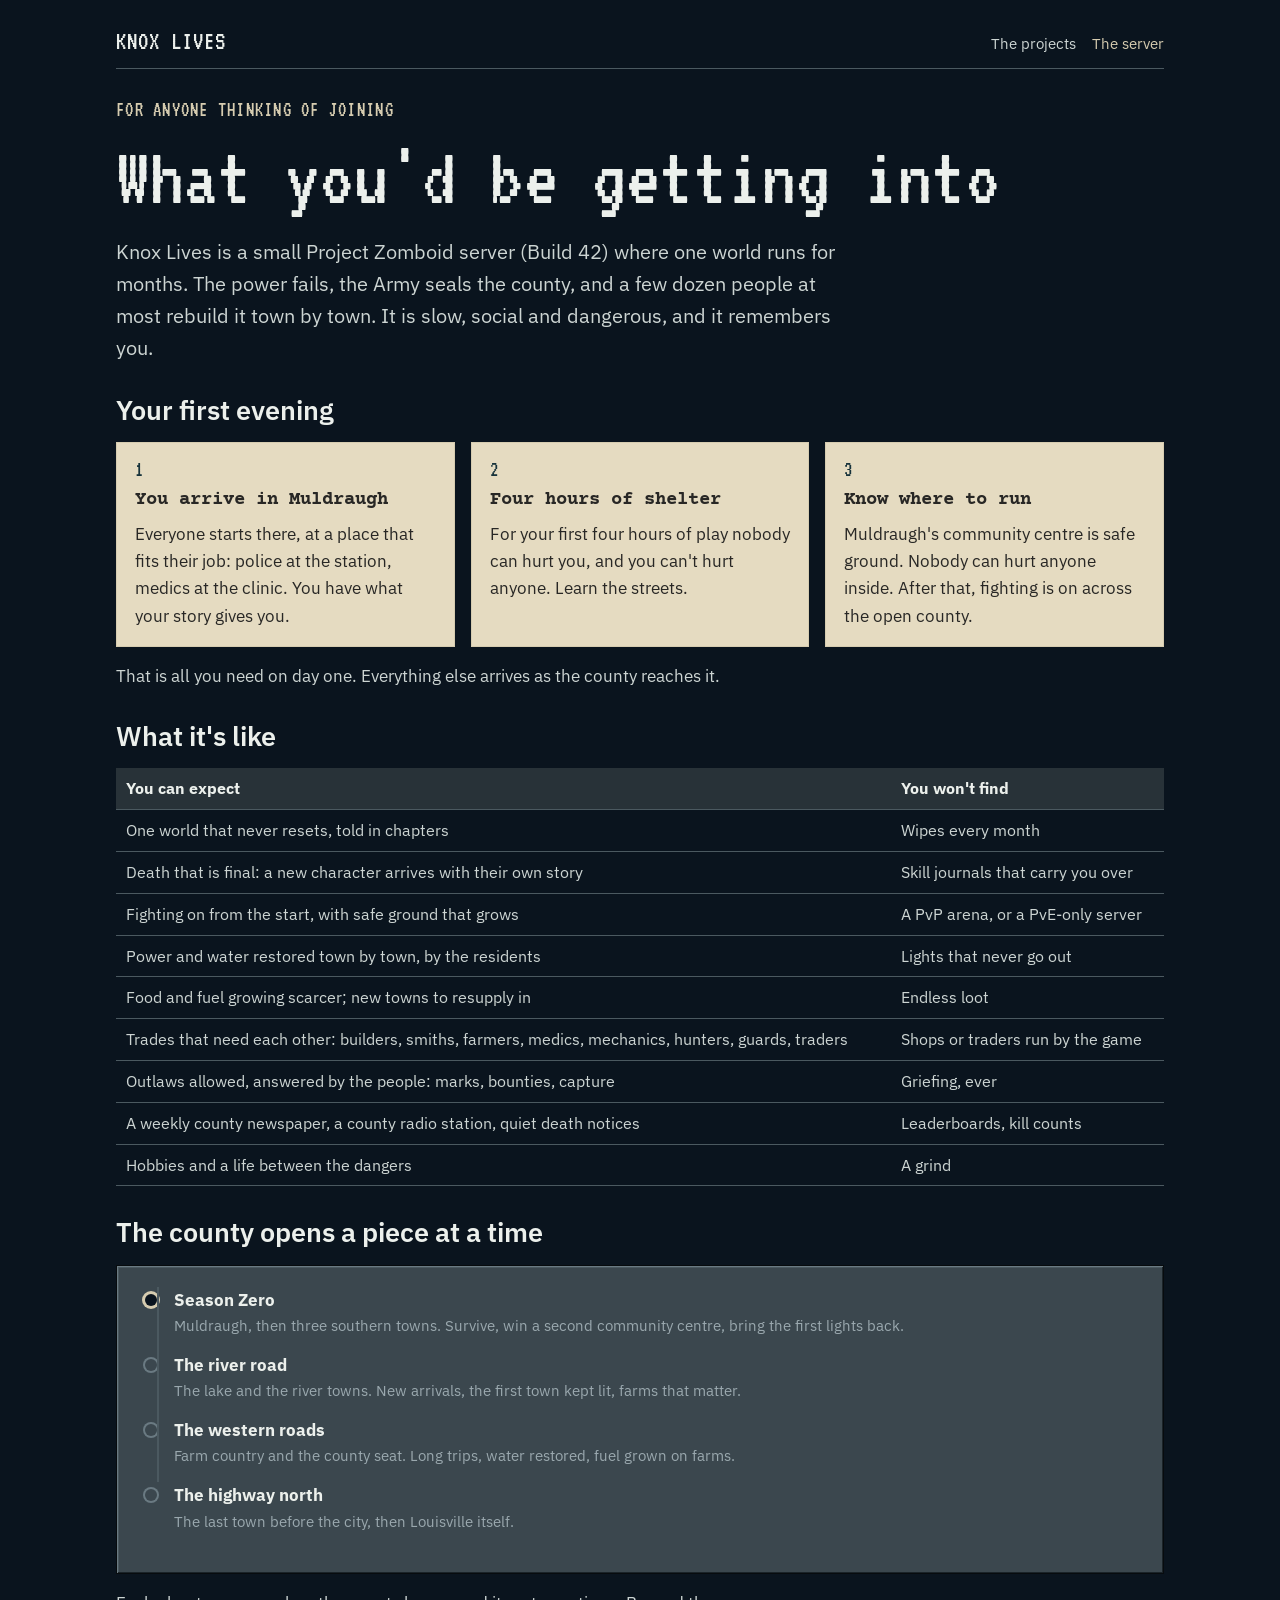
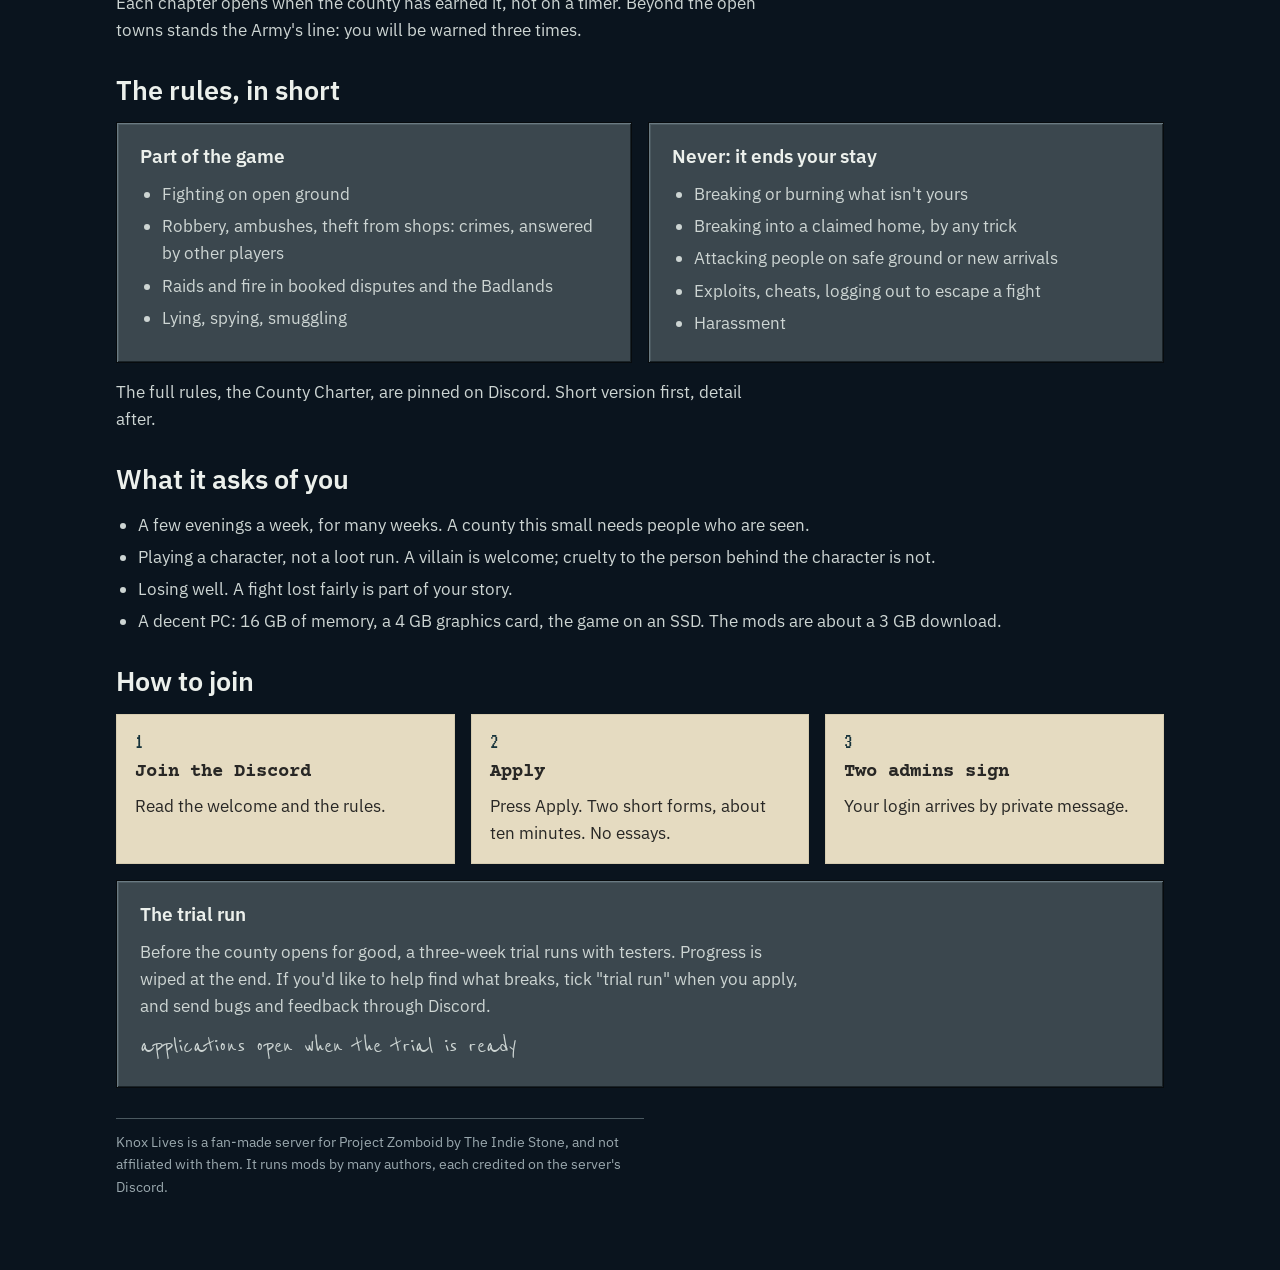
<file: server.html>
<!DOCTYPE html>
<html lang="en">
<head>
<meta charset="UTF-8">
<meta name="robots" content="noindex, nofollow">
<meta name="viewport" content="width=device-width, initial-scale=1, viewport-fit=cover">
<title>Knox Lives: the county</title>
<meta name="description" content="What the Knox Lives Project Zomboid server is, what it asks of you, and how to join.">
<link rel="preconnect" href="https://fonts.googleapis.com">
<link rel="stylesheet" href="https://fonts.googleapis.com/css2?family=IBM+Plex+Sans:wght@400;600&family=Courier+Prime:wght@400;700&family=VT323&family=Reenie+Beanie&display=swap">
<link rel="stylesheet" href="hub.css">
</head>
<body>
<div class="desk">
  <header class="top"><b>KNOX LIVES</b>
    <nav aria-label="Knox Lives"><a href="index.html">The projects</a><a href="server.html" aria-current="page">The server</a></nav>
  </header>

  <section>
    <p class="eyebrow">For anyone thinking of joining</p>
    <h1>What you'd be getting into</h1>
    <p class="lede">Knox Lives is a small Project Zomboid server (Build 42) where one world runs for months. The power fails, the Army seals the county, and a few dozen people at most rebuild it town by town. It is slow, social and dangerous, and it remembers you.</p>
  </section>

  <section aria-labelledby="day">
    <h2 id="day">Your first evening</h2>
    <div class="grid">
      <div class="paper"><span class="k">1</span><h3>You arrive in Muldraugh</h3><p>Everyone starts there, at a place that fits their job: police at the station, medics at the clinic. You have what your story gives you.</p></div>
      <div class="paper"><span class="k">2</span><h3>Four hours of shelter</h3><p>For your first four hours of play nobody can hurt you, and you can't hurt anyone. Learn the streets.</p></div>
      <div class="paper"><span class="k">3</span><h3>Know where to run</h3><p>Muldraugh's community centre is safe ground. Nobody can hurt anyone inside. After that, fighting is on across the open county.</p></div>
    </div>
    <p>That is all you need on day one. Everything else arrives as the county reaches it.</p>
  </section>

  <section aria-labelledby="like">
    <h2 id="like">What it's like</h2>
    <div class="tw"><table>
      <thead><tr><th>You can expect</th><th>You won't find</th></tr></thead>
      <tbody>
        <tr><td>One world that never resets, told in chapters</td><td>Wipes every month</td></tr>
        <tr><td>Death that is final: a new character arrives with their own story</td><td>Skill journals that carry you over</td></tr>
        <tr><td>Fighting on from the start, with safe ground that grows</td><td>A PvP arena, or a PvE-only server</td></tr>
        <tr><td>Power and water restored town by town, by the residents</td><td>Lights that never go out</td></tr>
        <tr><td>Food and fuel growing scarcer; new towns to resupply in</td><td>Endless loot</td></tr>
        <tr><td>Trades that need each other: builders, smiths, farmers, medics, mechanics, hunters, guards, traders</td><td>Shops or traders run by the game</td></tr>
        <tr><td>Outlaws allowed, answered by the people: marks, bounties, capture</td><td>Griefing, ever</td></tr>
        <tr><td>A weekly county newspaper, a county radio station, quiet death notices</td><td>Leaderboards, kill counts</td></tr>
        <tr><td>Hobbies and a life between the dangers</td><td>A grind</td></tr>
      </tbody>
    </table></div>
  </section>

  <section aria-labelledby="map">
    <h2 id="map">The county opens a piece at a time</h2>
    <div class="win"><div class="wb"><ol class="road">
      <li class="now"><div><b>Season Zero</b><span>Muldraugh, then three southern towns. Survive, win a second community centre, bring the first lights back.</span></div></li>
      <li><div><b>The river road</b><span>The lake and the river towns. New arrivals, the first town kept lit, farms that matter.</span></div></li>
      <li><div><b>The western roads</b><span>Farm country and the county seat. Long trips, water restored, fuel grown on farms.</span></div></li>
      <li><div><b>The highway north</b><span>The last town before the city, then Louisville itself.</span></div></li>
    </ol></div></div>
    <p>Each chapter opens when the county has earned it, not on a timer. Beyond the open towns stands the Army's line: you will be warned three times.</p>
  </section>

  <section aria-labelledby="rules">
    <h2 id="rules">The rules, in short</h2>
    <div class="grid">
      <div class="win"><div class="wb"><h3>Part of the game</h3><ul><li>Fighting on open ground</li><li>Robbery, ambushes, theft from shops: crimes, answered by other players</li><li>Raids and fire in booked disputes and the Badlands</li><li>Lying, spying, smuggling</li></ul></div></div>
      <div class="win"><div class="wb"><h3>Never: it ends your stay</h3><ul><li>Breaking or burning what isn't yours</li><li>Breaking into a claimed home, by any trick</li><li>Attacking people on safe ground or new arrivals</li><li>Exploits, cheats, logging out to escape a fight</li><li>Harassment</li></ul></div></div>
    </div>
    <p>The full rules, the County Charter, are pinned on Discord. Short version first, detail after.</p>
  </section>

  <section aria-labelledby="ask">
    <h2 id="ask">What it asks of you</h2>
    <ul>
      <li>A few evenings a week, for many weeks. A county this small needs people who are seen.</li>
      <li>Playing a character, not a loot run. A villain is welcome; cruelty to the person behind the character is not.</li>
      <li>Losing well. A fight lost fairly is part of your story.</li>
      <li>A decent PC: 16 GB of memory, a 4 GB graphics card, the game on an SSD. The mods are about a 3 GB download.</li>
    </ul>
  </section>

  <section aria-labelledby="join">
    <h2 id="join">How to join</h2>
    <div class="grid">
      <div class="paper"><span class="k">1</span><h3>Join the Discord</h3><p>Read the welcome and the rules.</p></div>
      <div class="paper"><span class="k">2</span><h3>Apply</h3><p>Press Apply. Two short forms, about ten minutes. No essays.</p></div>
      <div class="paper"><span class="k">3</span><h3>Two admins sign</h3><p>Your login arrives by private message.</p></div>
    </div>
    <div class="win"><div class="wb"><h3>The trial run</h3><p>Before the county opens for good, a three-week trial runs with testers. Progress is wiped at the end. If you'd like to help find what breaks, tick "trial run" when you apply, and send bugs and feedback through Discord.</p><p class="pencil">applications open when the trial is ready</p></div></div>
  </section>

  <p class="foot">Knox Lives is a fan-made server for Project Zomboid by The Indie Stone, and not affiliated with them. It runs mods by many authors, each credited on the server's Discord.</p>
</div>
</body>
</html>
</file>
<file: hub.css>
/* Knox Lives: the county's look, Sign-off (the style book's night, the county's steel cabinet, bone and cream paper with a rust top, sodium the one loud light). The room is the night; paper is the brightest thing on screen; one burnt orange, used rarely. */
:root{
  color-scheme: dark;
  --night:#0A141E; --face:#3B474E; --hi:#6A7A82; --lt:#4B5960; --shadow:#1A2328; --dark:#070B0E;
  --title:#1E424C; --title-deep:#17333B; --title-off:#283238;
  --glow:#ECF0EC; --text:#CDD5D3; --mute:#9AA8AE; --sun:#D6CCB0; --loud:#EE8642;
  --paper:#E5DBC1; --paper-2:#D6CCB0; --ink:#282725; --ballpoint:#22284E; --pencil:#46464A; --stamp:#1E2C6E;
  --ui:"IBM Plex Sans", Arial, sans-serif; --typed:"Courier Prime", "Courier New", monospace;
  --term:"VT323", "Courier New", monospace; --hand:"Reenie Beanie", cursive;
}
*{box-sizing:border-box}
html{background:var(--night)}
body{background:var(--night);color:var(--text);font:17px/1.6 var(--ui);margin:0}
.desk{max-width:1080px;margin:0 auto;padding-block:28px 72px;padding-left:max(16px, env(safe-area-inset-left, 0px));padding-right:max(16px, env(safe-area-inset-right, 0px));display:flex;flex-direction:column;gap:30px}
a{color:#D6CCB0}
a:focus-visible,summary:focus-visible{outline:1px dotted var(--glow);outline-offset:2px}
.top{display:flex;flex-wrap:wrap;justify-content:space-between;align-items:baseline;gap:8px 20px;border-bottom:1px solid var(--lt);padding-bottom:12px}
.top b{font:400 26px/1 var(--term);color:var(--glow);letter-spacing:.04em}
.top nav{display:flex;flex-wrap:wrap;gap:4px 16px;font-size:15px}
.top nav a{color:var(--text);text-decoration:none}
.top nav a[aria-current]{color:var(--sun)}
h1{font:400 clamp(48px,8vw,84px)/1 var(--term);color:var(--glow);margin:0;text-wrap:balance}
h2{font:600 27px/1.2 var(--ui);color:var(--glow);margin:0;text-wrap:balance}
h3{font:600 19px/1.3 var(--ui);color:var(--glow);margin:0}
p{margin:0;max-width:66ch} ul{margin:0;padding-left:22px} li+li{margin-top:5px}
.eyebrow{font:400 21px/1 var(--term);color:var(--sun);letter-spacing:.06em;text-transform:uppercase;margin:0}
.lede{font-size:20px;max-width:60ch}
section{display:flex;flex-direction:column;gap:16px}
.win{background:var(--face);border:1px solid var(--dark);box-shadow:inset 1px 1px 0 var(--hi), inset -1px -1px 0 var(--shadow), inset 2px 2px 0 var(--lt);padding:3px;min-width:0}
.tb{background:var(--title);color:var(--glow);font-weight:600;font-size:15px;padding:3px 8px}
.wb{padding:18px 20px 22px;display:flex;flex-direction:column;gap:12px;min-width:0}
.grid{display:grid;grid-template-columns:repeat(auto-fit,minmax(280px,1fr));gap:16px}
.grid>*{min-width:0}
.paper{background:var(--paper);color:var(--ink);border:1px solid var(--paper-2);padding:16px 18px;display:flex;flex-direction:column;gap:8px}
.paper h3{color:var(--ink);font-family:var(--typed);font-size:19px}
.paper a{color:var(--ballpoint)}
.k{font:400 21px/1 var(--term);color:var(--title-deep)}
.stamp{display:inline-block;font:700 12px/1 var(--typed);letter-spacing:.12em;text-transform:uppercase;padding:3px 6px;border:2px solid currentColor;transform:rotate(-2deg);white-space:nowrap;align-self:flex-start}
.stamp.navy{color:var(--stamp)} .stamp.sun{color:#864626}
.win .stamp.navy{color:#AFC0F0} .win .stamp.sun{color:var(--sun)}
.road{list-style:none;padding:0;margin:0;display:flex;flex-direction:column;gap:0}
.road li{display:grid;grid-template-columns:22px minmax(0,1fr);gap:0 12px;margin:0}
.road li::before{content:"";width:12px;height:12px;border-radius:50%;margin:7px 5px 0;background:var(--face);box-shadow:0 0 0 2px var(--hi)}
.road li.done::before{background:var(--sun);box-shadow:0 0 0 2px var(--sun)}
.road li.now::before{background:var(--night);box-shadow:0 0 0 3px var(--sun)}
.road li>div{padding-bottom:14px;border-left:2px solid var(--lt);margin-left:-17px;padding-left:15px}
.road li:last-child>div{border-left-color:transparent}
.road b{color:var(--glow)}
.road span{display:block;font-size:15px;color:var(--mute)}
.term{background:var(--dark);color:var(--glow);font:20px/1.3 var(--term);padding:12px 16px}
.term i{font-style:normal;color:var(--sun)}
.foot{color:var(--mute);font-size:14px;border-top:1px solid var(--lt);padding-top:12px}
.pencil{font:400 27px/1.1 var(--hand);color:#CDD5D3}
table{border-collapse:collapse;width:100%;font-size:15.5px}
th,td{text-align:left;vertical-align:top;padding:8px 10px;border-bottom:1px solid var(--lt)}
th{background:var(--title-off);color:var(--glow)}
.tw{overflow-x:auto;max-width:100%}
.grid.two{grid-template-columns:repeat(auto-fit,minmax(min(100%,420px),1fr))}
</file>
